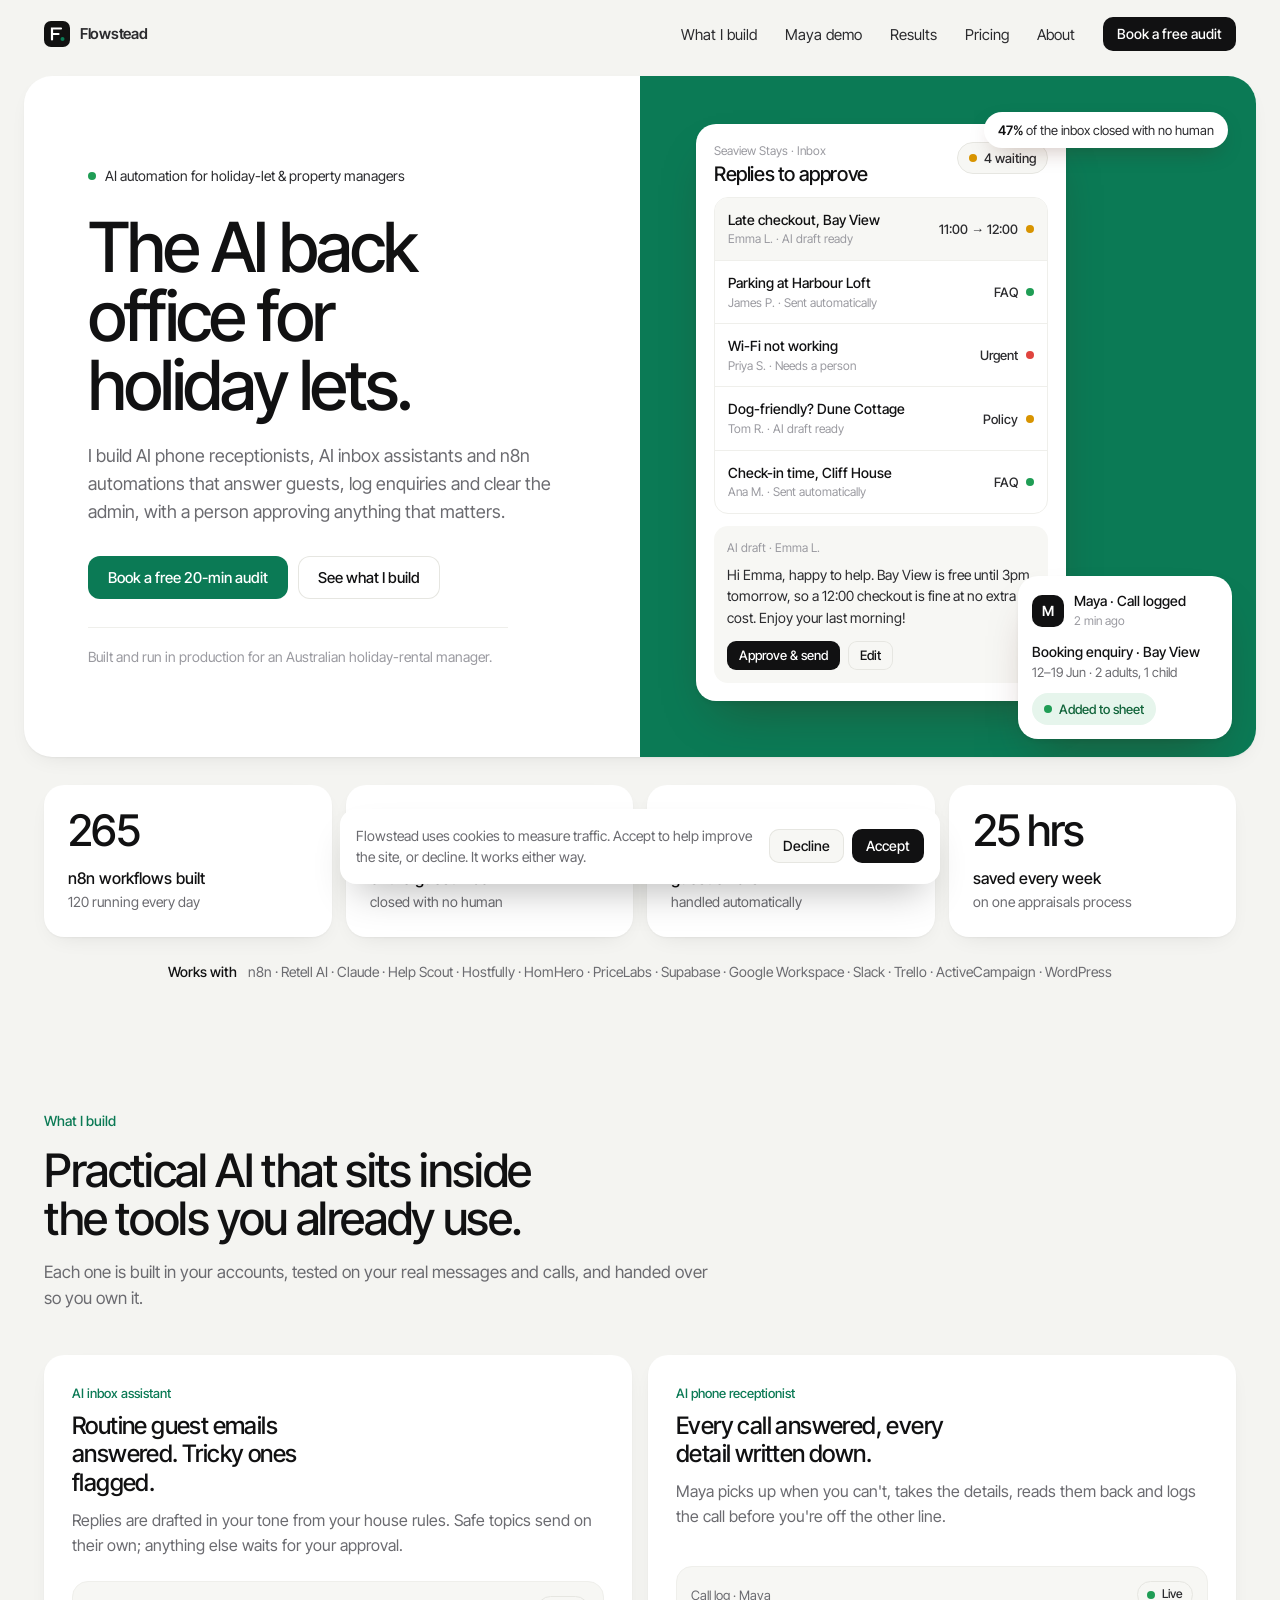
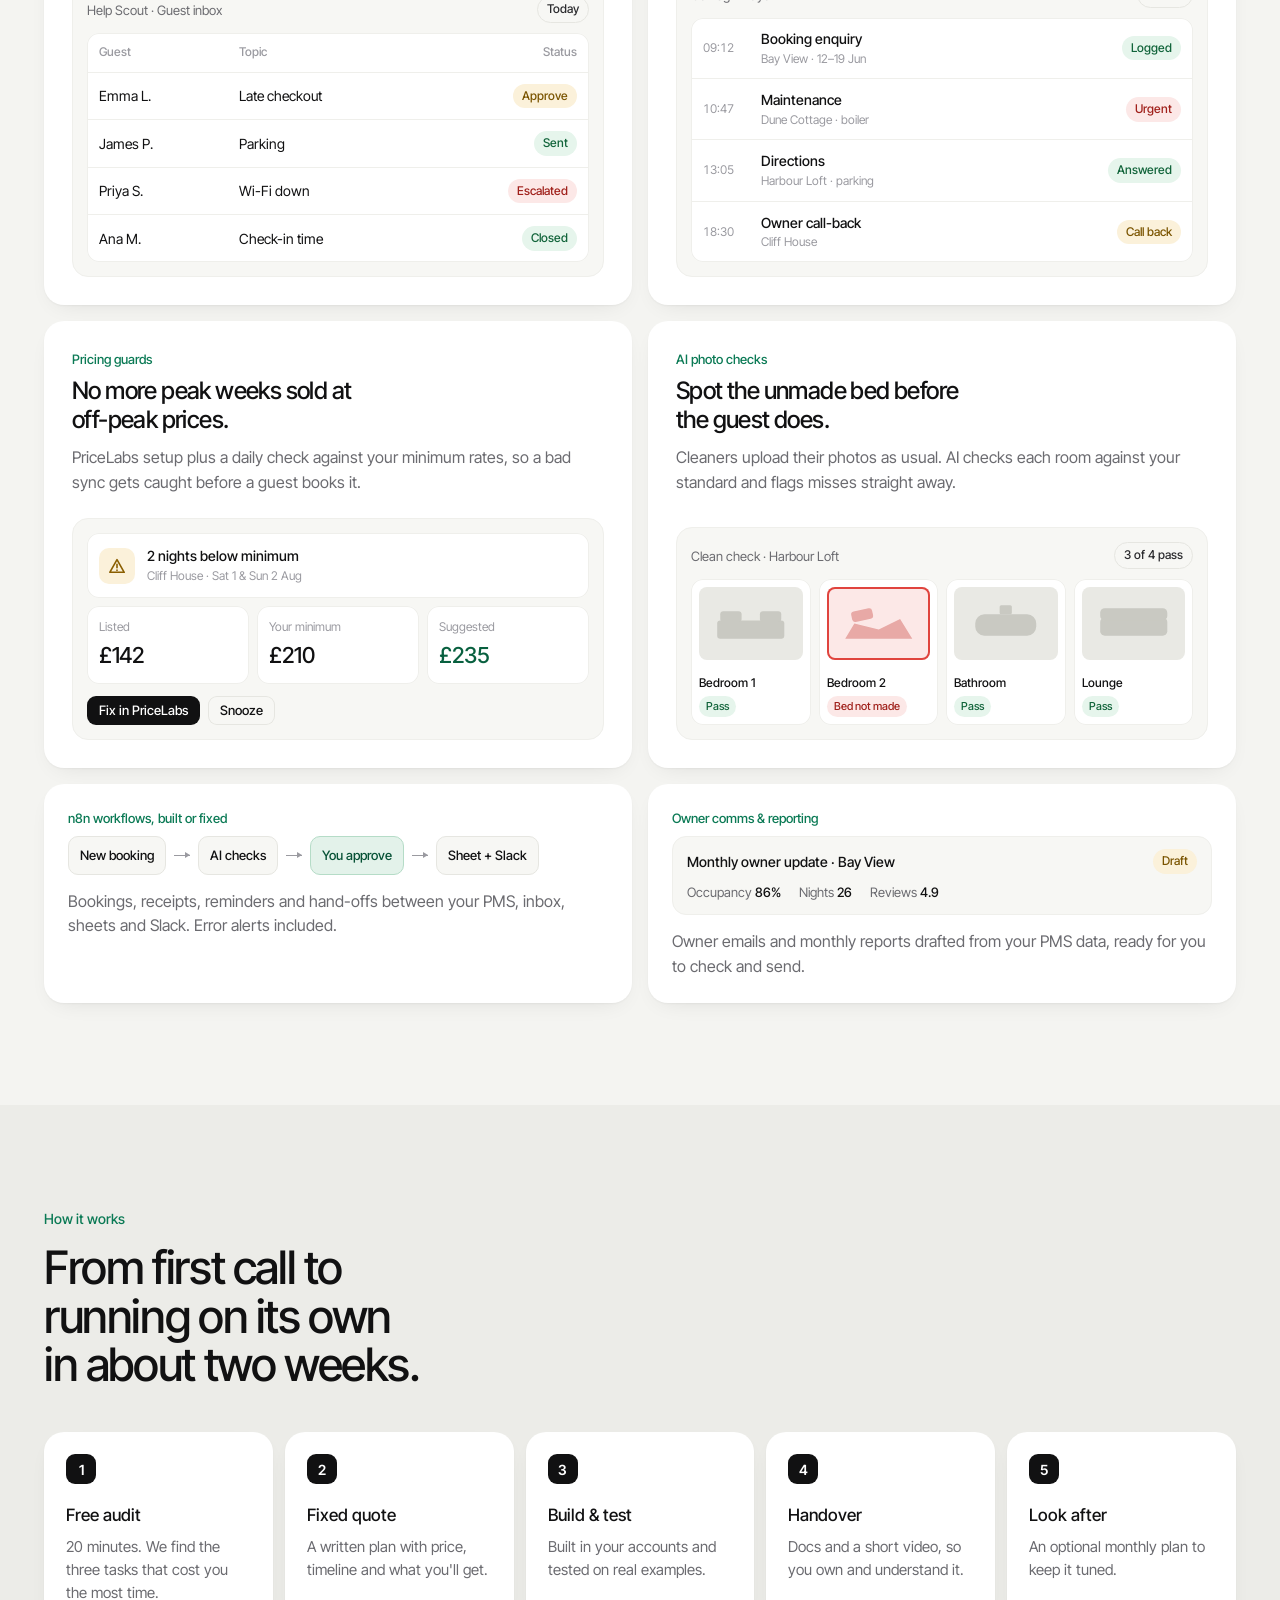
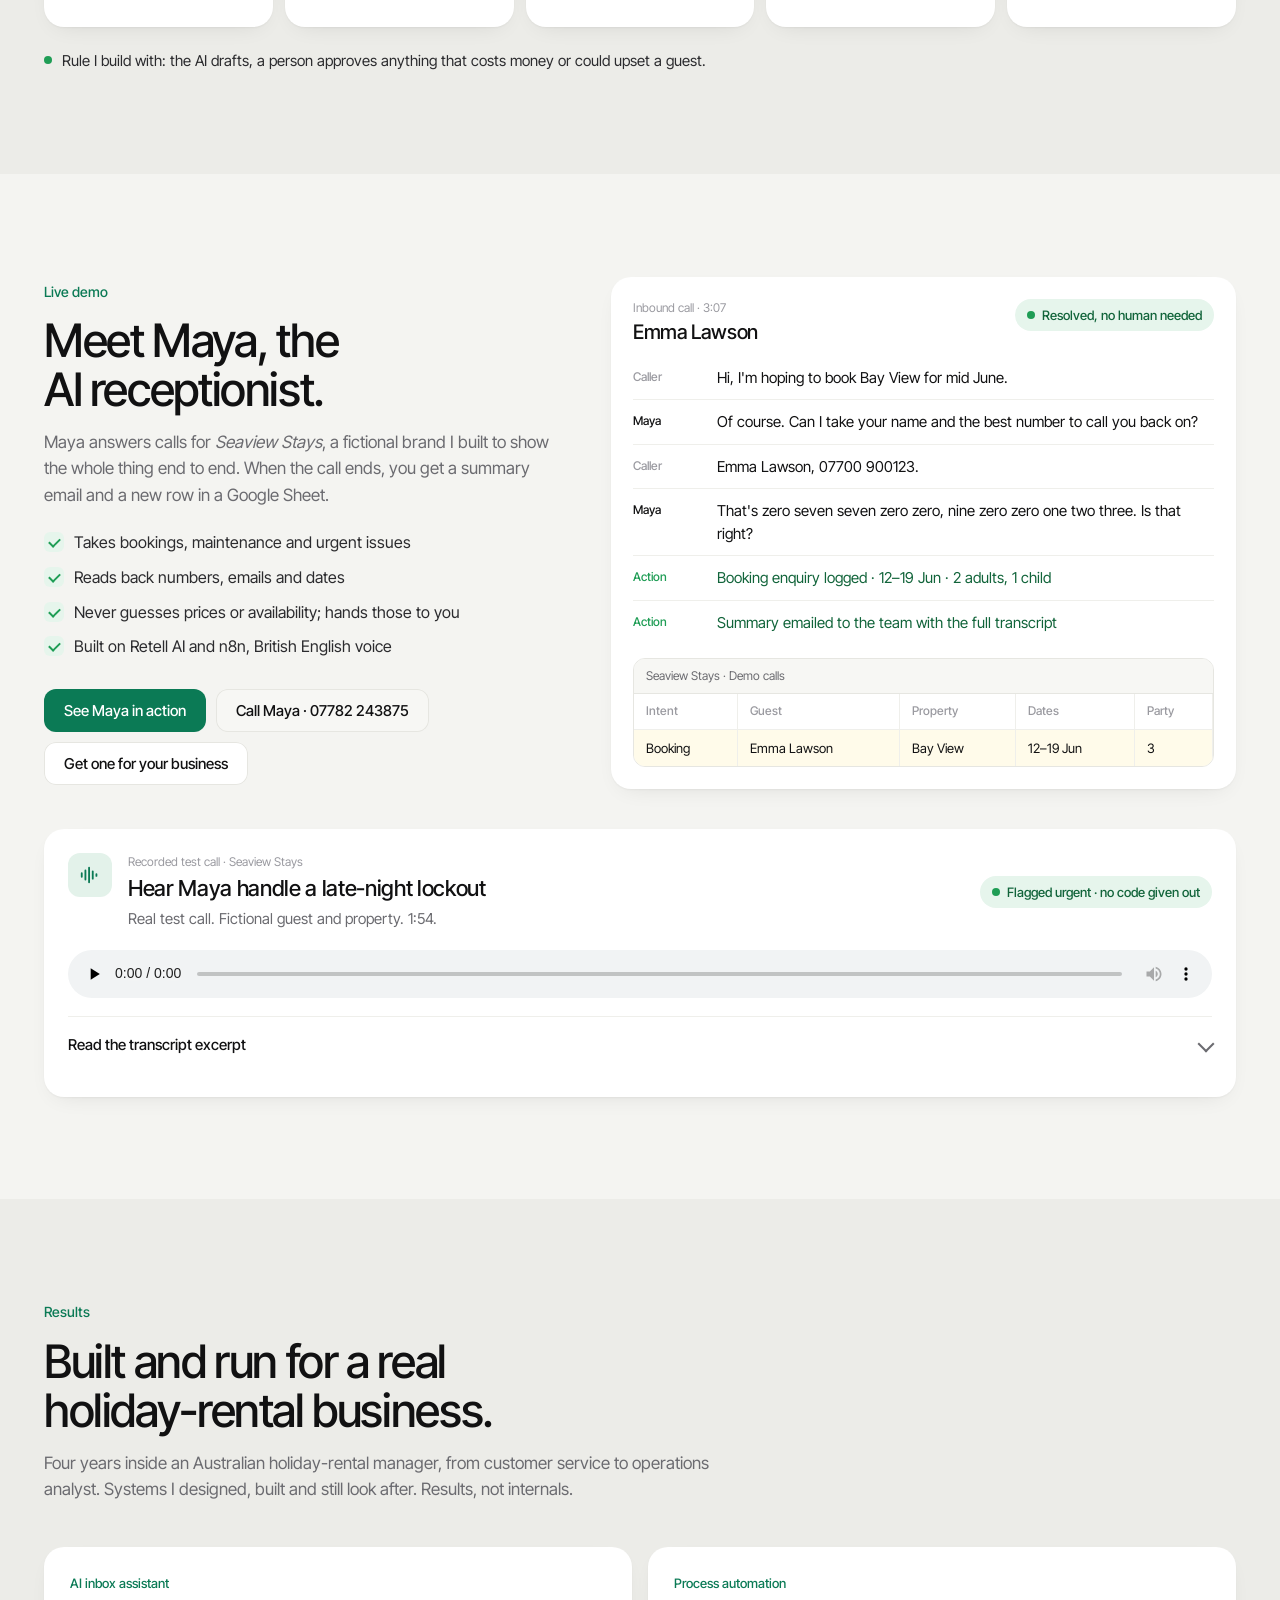
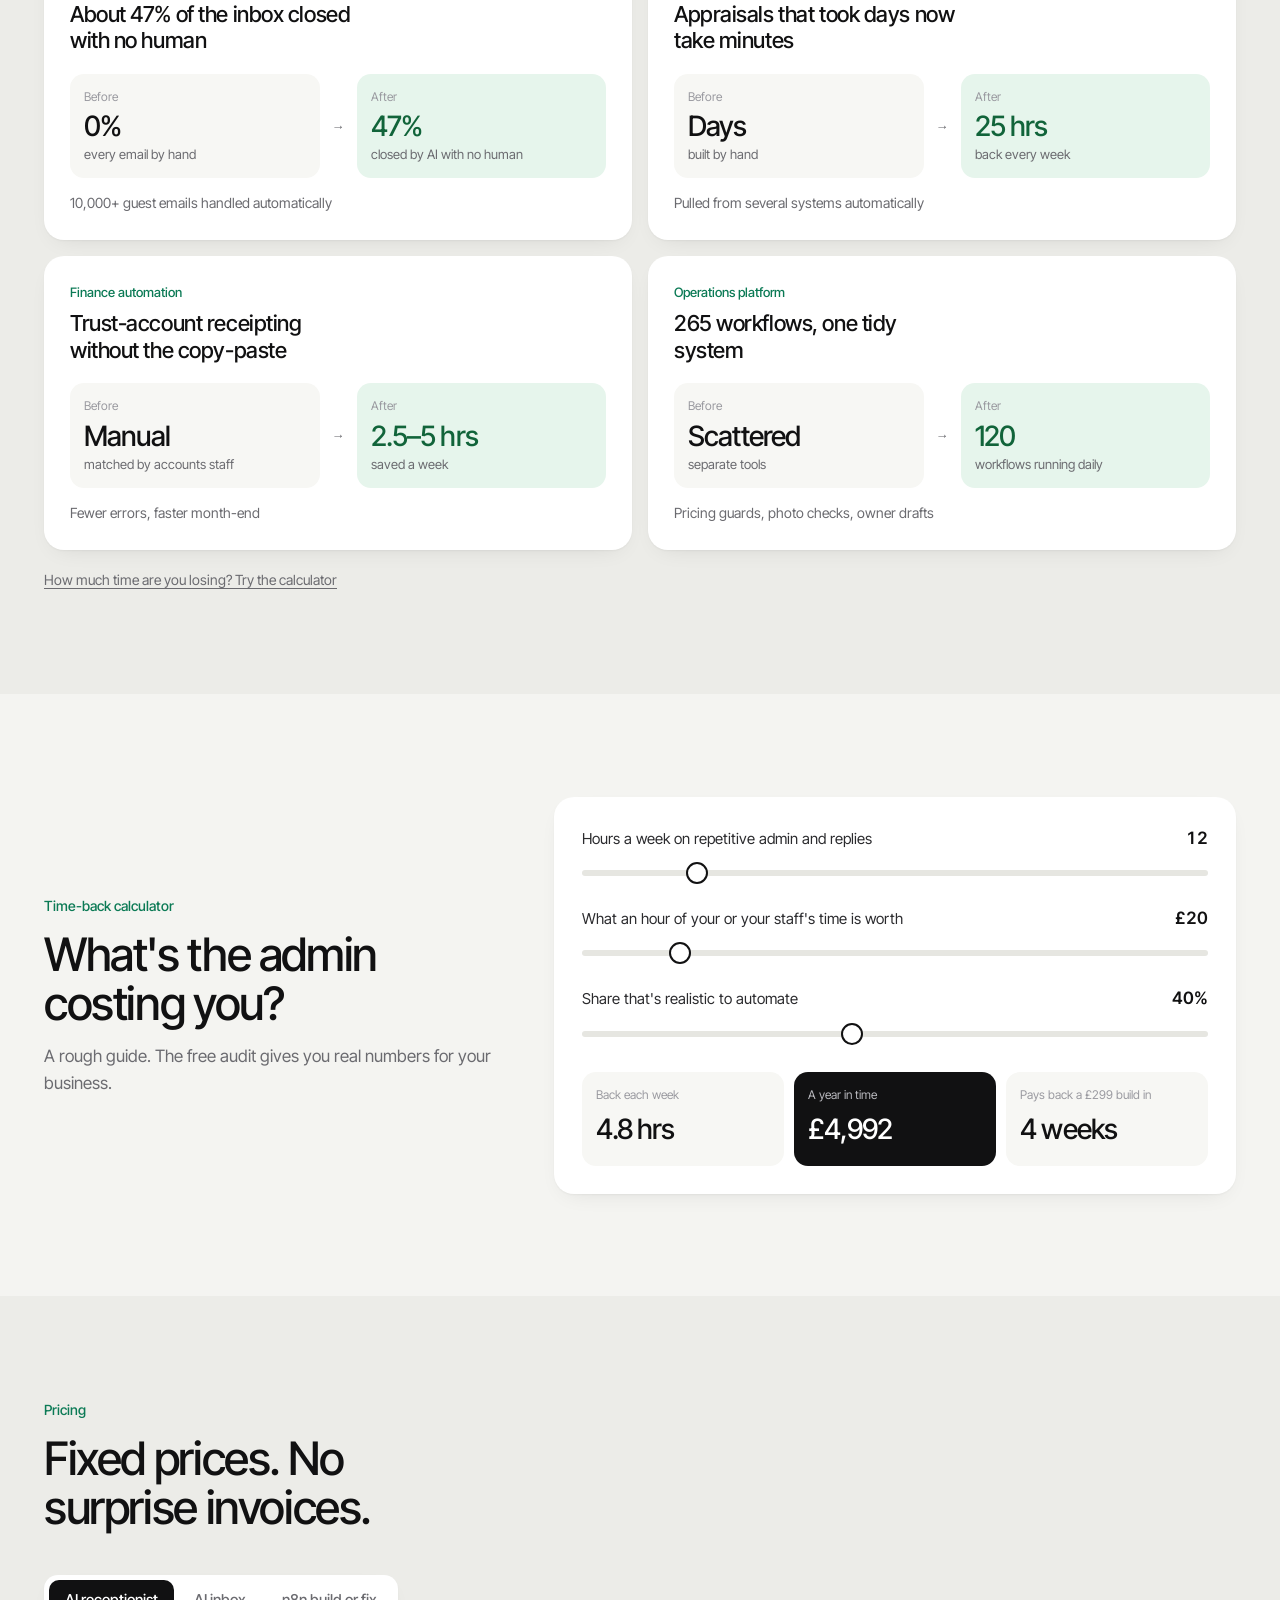
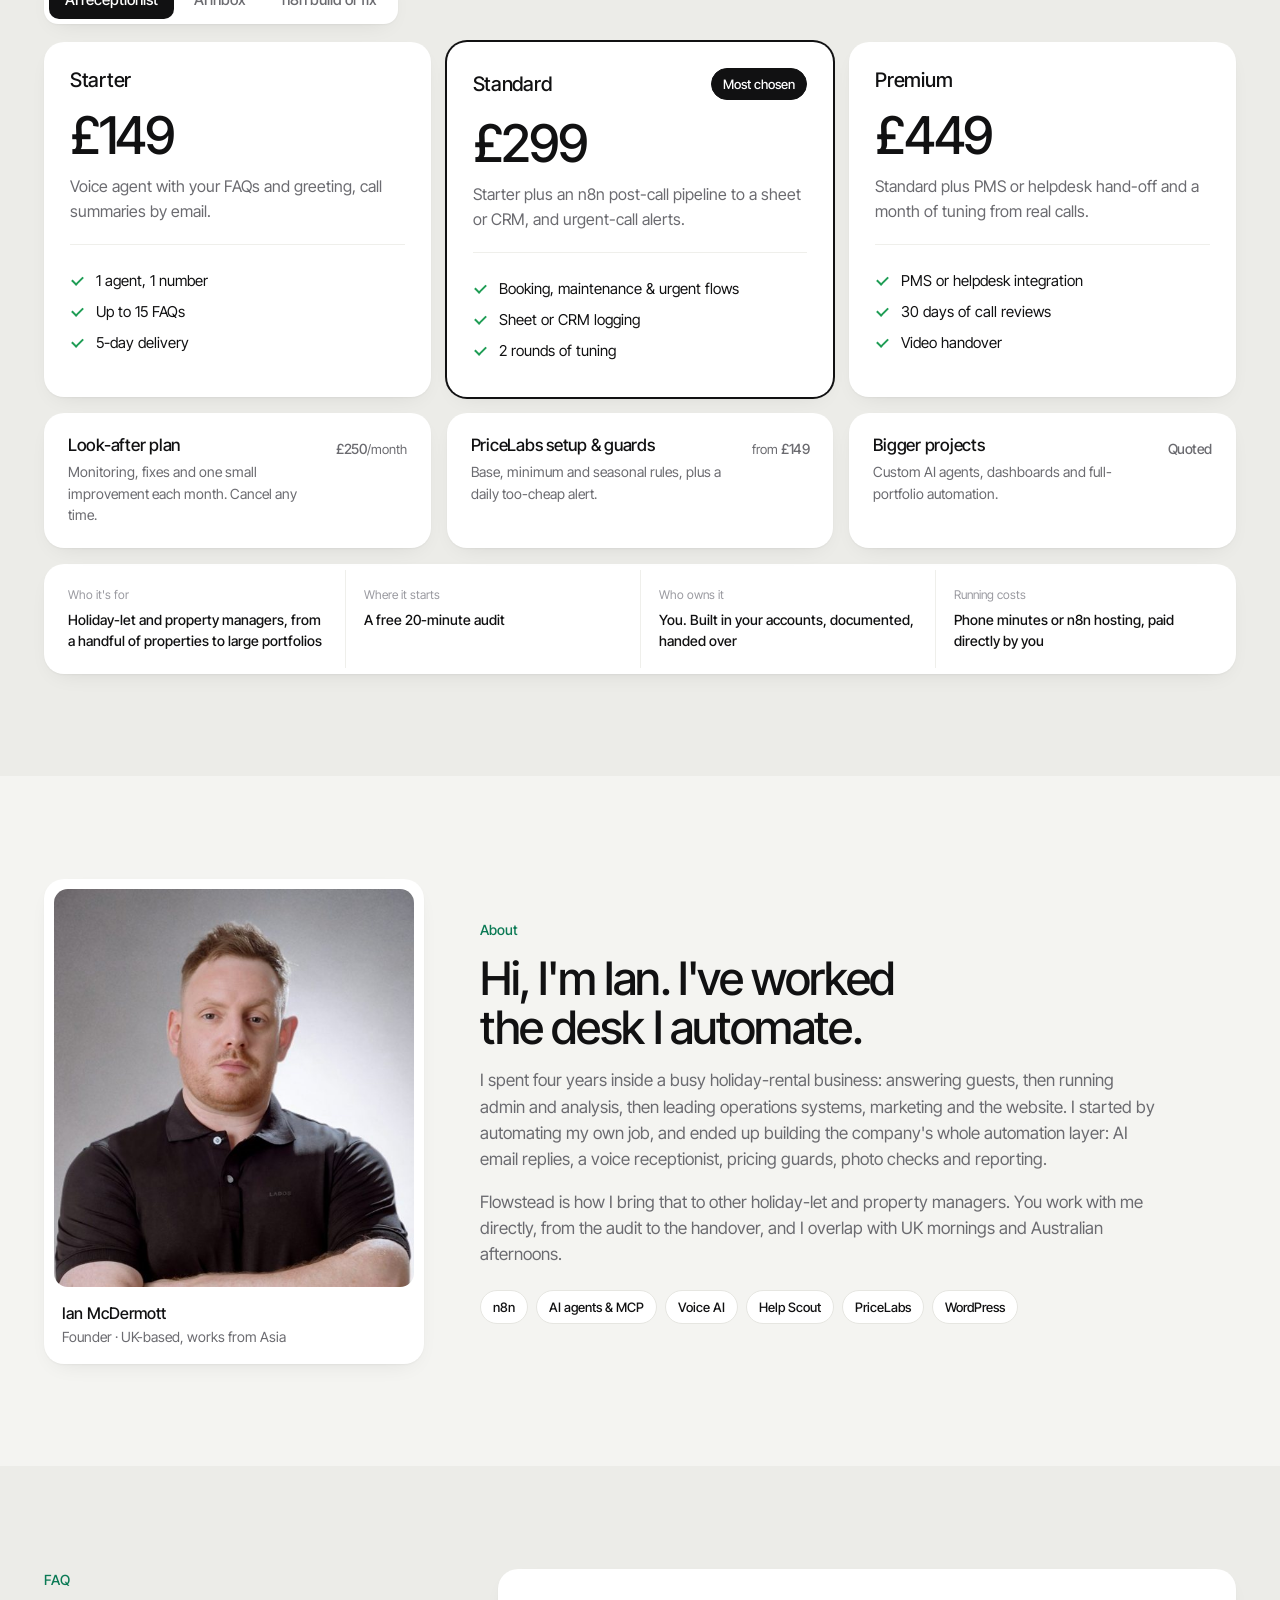
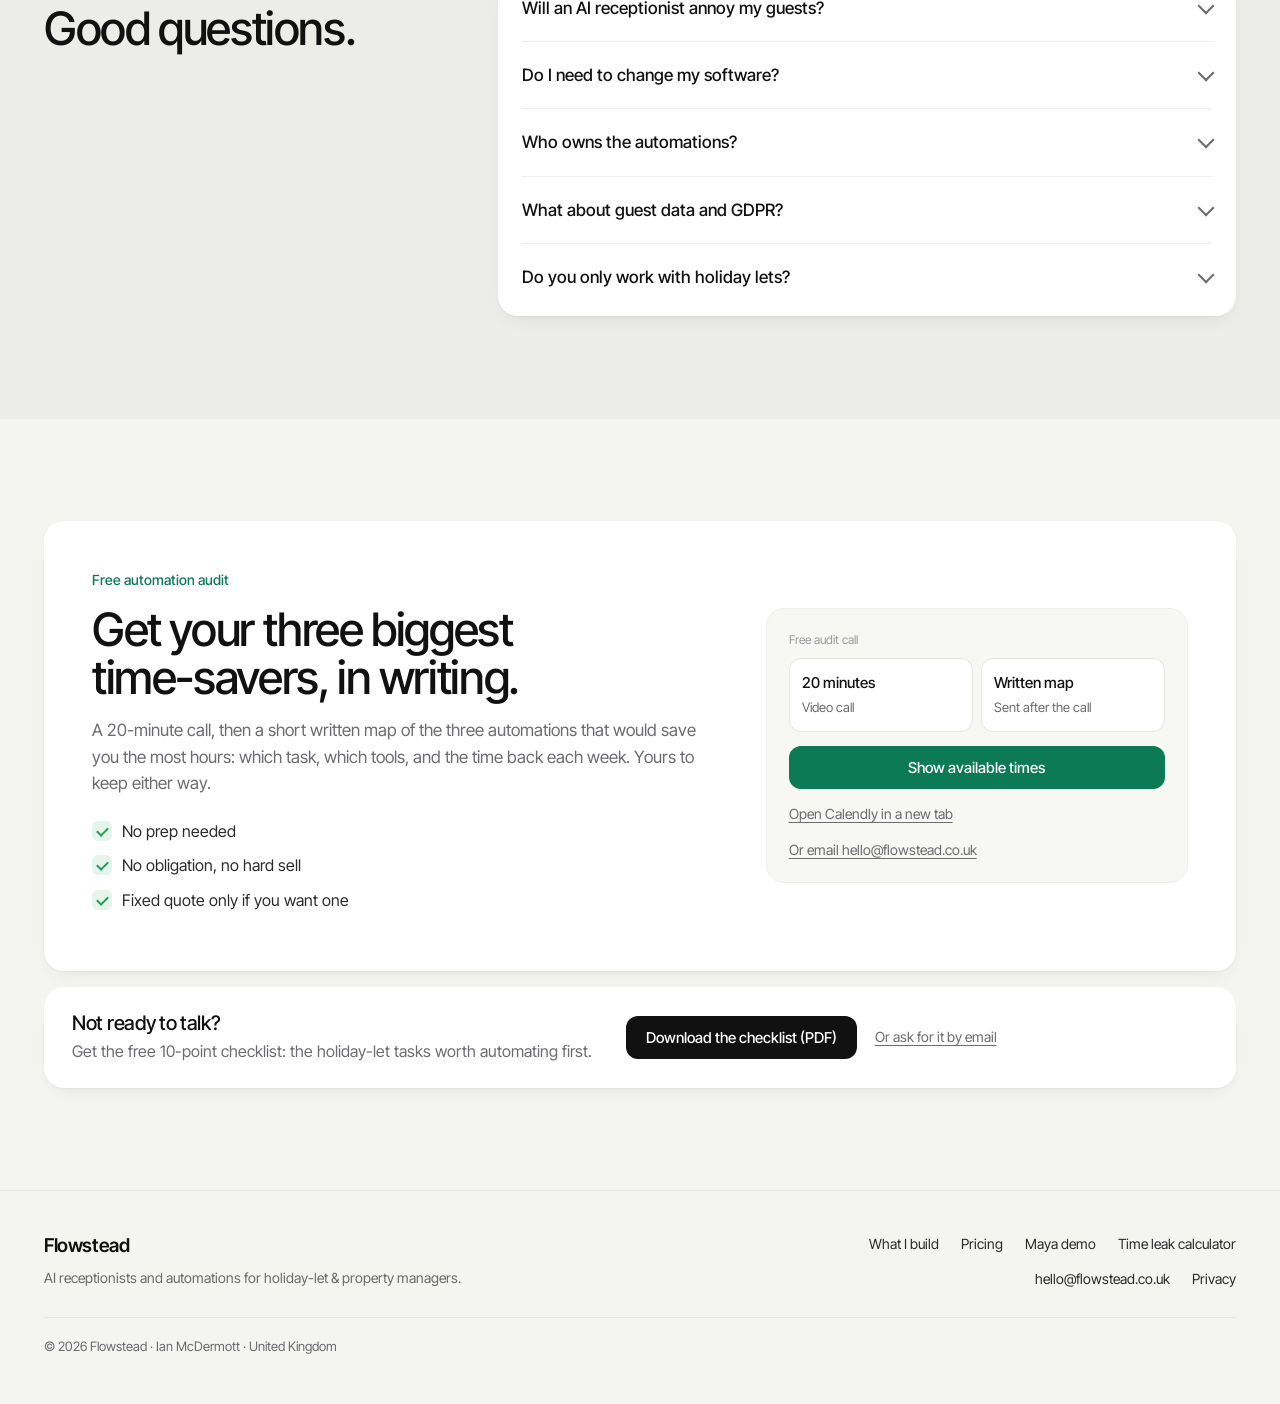
<file: index.html>
<!DOCTYPE html>
<html lang="en-GB">
<head>
<meta charset="utf-8">
<meta name="viewport" content="width=device-width, initial-scale=1">
<title>Flowstead · The AI back office for holiday lets</title>
<meta name="description" content="Flowstead builds AI phone receptionists, AI inbox assistants and n8n automations for holiday-let and property managers. Built by an operator who has run them in production. Free 20-minute automation audit.">
<link rel="canonical" href="https://flowstead.co.uk/">
<link rel="icon" type="image/svg+xml" href="favicon.svg">
<link rel="icon" type="image/png" sizes="32x32" href="favicon-32x32.png">
<link rel="icon" href="favicon.ico" sizes="48x48">
<link rel="apple-touch-icon" href="favicon-180x180.png">
<meta name="theme-color" content="#F4F4F1">
<meta property="og:type" content="website">
<meta property="og:url" content="https://flowstead.co.uk/">
<meta property="og:title" content="Flowstead · The AI back office for holiday lets">
<meta property="og:description" content="AI phone receptionists, inbox assistants and n8n automations for holiday-let and property managers. Book a free automation audit.">
<meta property="og:image" content="https://flowstead.co.uk/og-image.png">
<meta property="og:image:width" content="1200">
<meta property="og:image:height" content="630">
<meta property="og:image:alt" content="Flowstead: the AI back office for holiday lets">
<meta property="og:site_name" content="Flowstead">
<meta property="og:locale" content="en_GB">
<meta name="twitter:card" content="summary_large_image">
<meta name="twitter:title" content="Flowstead · The AI back office for holiday lets">
<meta name="twitter:description" content="AI phone receptionists, inbox assistants and n8n automations for holiday-let and property managers. Book a free automation audit.">
<meta name="twitter:image" content="https://flowstead.co.uk/og-image.png">
<meta name="theme-color" content="#F4F4F1">
<link rel="preload" href="fonts/InterTight.woff2" as="font" type="font/woff2" crossorigin>
<script type="application/ld+json">
{"@context":"https://schema.org","@type":"ProfessionalService","name":"Flowstead","url":"https://flowstead.co.uk/","email":"hello@flowstead.co.uk","areaServed":["GB","AU","US","EU"],"founder":{"@type":"Person","name":"Ian McDermott"},"description":"AI receptionists, AI email assistants and n8n automations for holiday-let and property managers.","sameAs":["https://www.upwork.com/freelancers/~01cb15502ef4d3cd4f"],"hasOfferCatalog":{"@type":"OfferCatalog","name":"Flowstead fixed-price services","itemListElement":[{"@type":"Offer","name":"AI phone receptionist: Starter","price":"149","priceCurrency":"GBP","description":"Voice agent with your FAQs and greeting, call summaries by email."},{"@type":"Offer","name":"AI phone receptionist: Standard","price":"299","priceCurrency":"GBP","description":"Starter plus an n8n post-call pipeline to a sheet or CRM, and urgent-call alerts."},{"@type":"Offer","name":"AI phone receptionist: Premium","price":"449","priceCurrency":"GBP","description":"Standard plus PMS or helpdesk hand-off and a month of tuning from real calls."},{"@type":"Offer","name":"AI inbox assistant: Starter","price":"149","priceCurrency":"GBP","description":"AI drafts replies to your top 10 guest questions for you to approve."},{"@type":"Offer","name":"AI inbox assistant: Standard","price":"299","priceCurrency":"GBP","description":"Auto-send for safe topics, auto-close, and hand-off to a person with context."},{"@type":"Offer","name":"AI inbox assistant: Premium","price":"449","priceCurrency":"GBP","description":"Standard plus booking data from your PMS, so replies know the stay."},{"@type":"Offer","name":"n8n workflow: Fix","price":"99","priceCurrency":"GBP","description":"Diagnose and fix one broken n8n workflow, with notes on what went wrong."},{"@type":"Offer","name":"n8n workflow: Build","price":"199","priceCurrency":"GBP","description":"One new workflow, up to 3 apps, tested and documented."},{"@type":"Offer","name":"n8n workflow: System","price":"349","priceCurrency":"GBP","description":"A small connected system of up to 3 workflows, with monitoring."},{"@type":"Offer","name":"Look-after plan","price":"250","priceCurrency":"GBP","description":"Monitoring, fixes and one small improvement each month. Cancel any time.","priceSpecification":{"@type":"UnitPriceSpecification","price":"250","priceCurrency":"GBP","unitText":"MONTH"}},{"@type":"Offer","name":"Free automation audit","price":"0","priceCurrency":"GBP","description":"A 20-minute call, then a short written map of the three automations that would save you the most hours."}]}}
</script>
<!-- Google Consent Mode v2: denied until the visitor accepts (kept from the current site) -->
<script>
  window.dataLayer = window.dataLayer || [];
  function gtag(){dataLayer.push(arguments);}
  gtag('consent','default',{ad_storage:'denied',analytics_storage:'denied',ad_user_data:'denied',ad_personalization:'denied',functionality_storage:'granted',security_storage:'granted',wait_for_update:500});
  try{if(localStorage.getItem('fs_consent')==='granted'){gtag('consent','update',{ad_storage:'granted',analytics_storage:'granted',ad_user_data:'granted',ad_personalization:'granted'});}}catch(e){}
</script>
<script async src="https://www.googletagmanager.com/gtag/js?id=G-0T3JKN5LSL"></script>
<script>gtag('js',new Date());gtag('config','G-0T3JKN5LSL');</script>
<link rel="stylesheet" href="fonts/fonts.css">
<link rel="stylesheet" href="styles.css">
</head>
<body>
<a class="skip" href="#main">Skip to content</a>

<header class="nav" id="top">
  <div class="wrap nav-row">
    <a class="logo" href="#top" aria-label="Flowstead home">
      <svg width="26" height="26" viewBox="0 0 26 26" aria-hidden="true"><rect width="26" height="26" rx="7" fill="#111"/><path d="M8 18.5V7.5h9M8 13h6.5" stroke="#fff" stroke-width="2.2" fill="none" stroke-linecap="round"/><circle cx="18.5" cy="18" r="2" fill="#0B7A55"/></svg>
      Flowstead
    </a>
    <nav aria-label="Main">
      <button class="nav-toggle" aria-expanded="false" aria-controls="nav-links">Menu</button>
      <ul id="nav-links">
        <li><a href="#build">What I build</a></li>
        <li><a href="#maya">Maya demo</a></li>
        <li><a href="#results">Results</a></li>
        <li><a href="#pricing">Pricing</a></li>
        <li><a href="#about">About</a></li>
        <li class="nav-cta-li"><a class="btn btn-dark btn-sm" href="#audit">Book a free audit</a></li>
      </ul>
    </nav>
  </div>
</header>

<main id="main">

<!-- HERO -->
<section class="hero">
  <div class="wrap hero-shell">
    <div class="hero-copy">
      <p class="eyebrow"><span class="dot dot-green"></span>AI automation for holiday-let &amp; property managers</p>
      <h1>The AI back office for holiday lets.</h1>
      <p class="lede">I build AI phone receptionists, AI inbox assistants and n8n automations that answer guests, log enquiries and clear the admin, with a person approving anything that matters.</p>
      <div class="cta-row">
        <a class="btn btn-accent" href="#audit">Book a free 20-min audit</a>
        <a class="btn btn-light" href="#build">See what I build</a>
      </div>
      <p class="proof-line">Built and run in production for an Australian holiday-rental manager.</p>
    </div>

    <div class="hero-stage" aria-label="Example: AI-drafted guest replies waiting for approval">
      <div class="panel approvals">
        <div class="panel-head">
          <div><p class="panel-kicker">Seaview Stays · Inbox</p><h2 class="panel-title">Replies to approve</h2></div>
          <span class="chip"><span class="dot dot-amber"></span>4 waiting</span>
        </div>
        <ul class="queue">
          <li><div><b>Late checkout, Bay View</b><small>Emma L. · AI draft ready</small></div><span class="row-r">11:00 → 12:00<span class="dot dot-amber"></span></span></li>
          <li><div><b>Parking at Harbour Loft</b><small>James P. · Sent automatically</small></div><span class="row-r">FAQ<span class="dot dot-green"></span></span></li>
          <li><div><b>Wi-Fi not working</b><small>Priya S. · Needs a person</small></div><span class="row-r">Urgent<span class="dot dot-red"></span></span></li>
          <li><div><b>Dog-friendly? Dune Cottage</b><small>Tom R. · AI draft ready</small></div><span class="row-r">Policy<span class="dot dot-amber"></span></span></li>
          <li><div><b>Check-in time, Cliff House</b><small>Ana M. · Sent automatically</small></div><span class="row-r">FAQ<span class="dot dot-green"></span></span></li>
        </ul>
        <div class="draft">
          <p class="draft-label">AI draft · Emma L.</p>
          <p>Hi Emma, happy to help. Bay View is free until 3pm tomorrow, so a 12:00 checkout is fine at no extra cost. Enjoy your last morning!</p>
          <div class="draft-actions"><span class="btn btn-dark btn-xs">Approve &amp; send</span><span class="btn btn-ghost btn-xs">Edit</span></div>
        </div>
      </div>
      <div class="panel float-call">
        <div class="mini-head"><span class="avatar-m">M</span><div><b>Maya · Call logged</b><small>2 min ago</small></div></div>
        <p class="mini-line">Booking enquiry · Bay View</p>
        <p class="mini-sub">12–19 Jun · 2 adults, 1 child</p>
        <span class="chip chip-green"><span class="dot dot-green"></span>Added to sheet</span>
      </div>
      <div class="pill-stat"><b>47%</b> of the inbox closed with no human</div>
    </div>
  </div>
</section>

<!-- STATS -->
<section class="stats" aria-label="Track record">
  <div class="wrap">
    <ul class="stat-grid">
      <li class="card"><b>265</b><span>n8n workflows built</span><small>120 running every day</small></li>
      <li class="card"><b>47%</b><span>of the guest inbox</span><small>closed with no human</small></li>
      <li class="card"><b>10,000+</b><span>guest emails</span><small>handled automatically</small></li>
      <li class="card"><b>25 hrs</b><span>saved every week</span><small>on one appraisals process</small></li>
    </ul>
    <p class="tools"><span>Works with</span> n8n · Retell AI · Claude · Help Scout · Hostfully · HomHero · PriceLabs · Supabase · Google Workspace · Slack · Trello · ActiveCampaign · WordPress</p>
  </div>
</section>

<!-- WHAT I BUILD -->
<section class="section" id="build">
  <div class="wrap">
    <div class="head">
      <p class="kicker">What I build</p>
      <h2>Practical AI that sits inside the tools you already use.</h2>
      <p class="sub">Each one is built in your accounts, tested on your real messages and calls, and handed over so you own it.</p>
    </div>

    <div class="show-grid">
      <!-- 1 Inbox -->
      <article class="card show">
        <div class="show-copy"><p class="tag-line">AI inbox assistant</p><h3>Routine guest emails answered. Tricky ones flagged.</h3><p>Replies are drafted in your tone from your house rules. Safe topics send on their own; anything else waits for your approval.</p></div>
        <div class="ui">
          <div class="ui-bar"><span>Help Scout · Guest inbox</span><span class="chip chip-sm">Today</span></div>
          <table class="ui-table">
            <thead><tr><th>Guest</th><th>Topic</th><th>Status</th></tr></thead>
            <tbody>
              <tr><td>Emma L.</td><td>Late checkout</td><td><span class="st st-amber">Approve</span></td></tr>
              <tr><td>James P.</td><td>Parking</td><td><span class="st st-green">Sent</span></td></tr>
              <tr><td>Priya S.</td><td>Wi-Fi down</td><td><span class="st st-red">Escalated</span></td></tr>
              <tr><td>Ana M.</td><td>Check-in time</td><td><span class="st st-green">Closed</span></td></tr>
            </tbody>
          </table>
        </div>
      </article>
      <!-- 2 Voice -->
      <article class="card show">
        <div class="show-copy"><p class="tag-line">AI phone receptionist</p><h3>Every call answered, every detail written down.</h3><p>Maya picks up when you can't, takes the details, reads them back and logs the call before you're off the other line.</p></div>
        <div class="ui">
          <div class="ui-bar"><span>Call log · Maya</span><span class="chip chip-sm"><span class="dot dot-green"></span>Live</span></div>
          <ul class="calls">
            <li><span class="ci">09:12</span><div><b>Booking enquiry</b><small>Bay View · 12–19 Jun</small></div><span class="st st-green">Logged</span></li>
            <li><span class="ci">10:47</span><div><b>Maintenance</b><small>Dune Cottage · boiler</small></div><span class="st st-red">Urgent</span></li>
            <li><span class="ci">13:05</span><div><b>Directions</b><small>Harbour Loft · parking</small></div><span class="st st-green">Answered</span></li>
            <li><span class="ci">18:30</span><div><b>Owner call-back</b><small>Cliff House</small></div><span class="st st-amber">Call back</span></li>
          </ul>
        </div>
      </article>
      <!-- 3 Pricing -->
      <article class="card show">
        <div class="show-copy"><p class="tag-line">Pricing guards</p><h3>No more peak weeks sold at off-peak prices.</h3><p>PriceLabs setup plus a daily check against your minimum rates, so a bad sync gets caught before a guest books it.</p></div>
        <div class="ui">
          <div class="alert">
            <span class="alert-ic" aria-hidden="true"><svg viewBox="0 0 20 20" width="18" height="18"><path d="M10 3 18 17H2z" fill="none" stroke="currentColor" stroke-width="1.8" stroke-linejoin="round"/><path d="M10 8v4M10 14.5v.5" stroke="currentColor" stroke-width="1.8" stroke-linecap="round"/></svg></span>
            <div><b>2 nights below minimum</b><small>Cliff House · Sat 1 &amp; Sun 2 Aug</small></div>
          </div>
          <div class="kpis">
            <div><small>Listed</small><b>£142</b></div>
            <div><small>Your minimum</small><b>£210</b></div>
            <div><small>Suggested</small><b class="acc">£235</b></div>
          </div>
          <div class="ui-actions"><span class="btn btn-dark btn-xs">Fix in PriceLabs</span><span class="btn btn-ghost btn-xs">Snooze</span></div>
        </div>
      </article>
      <!-- 4 Clean check -->
      <article class="card show">
        <div class="show-copy"><p class="tag-line">AI photo checks</p><h3>Spot the unmade bed before the guest does.</h3><p>Cleaners upload their photos as usual. AI checks each room against your standard and flags misses straight away.</p></div>
        <div class="ui">
          <div class="ui-bar"><span>Clean check · Harbour Loft</span><span class="chip chip-sm">3 of 4 pass</span></div>
          <div class="photos">
            <figure class="ph ok"><svg viewBox="0 0 60 40" aria-hidden="true"><rect x="8" y="18" width="44" height="12" rx="2"/><rect x="10" y="12" width="14" height="7" rx="2"/><rect x="36" y="12" width="14" height="7" rx="2"/></svg><figcaption>Bedroom 1<span class="st st-green">Pass</span></figcaption></figure>
            <figure class="ph bad"><svg viewBox="0 0 60 40" aria-hidden="true"><path d="M8 30 L14 20 L30 24 L44 17 L52 30Z"/><rect x="12" y="11" width="14" height="7" rx="2" transform="rotate(-12 19 14)"/></svg><figcaption>Bedroom 2<span class="st st-red">Bed not made</span></figcaption></figure>
            <figure class="ph ok"><svg viewBox="0 0 60 40" aria-hidden="true"><rect x="10" y="14" width="40" height="14" rx="6"/><rect x="26" y="8" width="8" height="6" rx="1"/></svg><figcaption>Bathroom<span class="st st-green">Pass</span></figcaption></figure>
            <figure class="ph ok"><svg viewBox="0 0 60 40" aria-hidden="true"><rect x="8" y="16" width="44" height="12" rx="3"/><rect x="8" y="10" width="44" height="8" rx="3"/></svg><figcaption>Lounge<span class="st st-green">Pass</span></figcaption></figure>
          </div>
        </div>
      </article>
    </div>

    <div class="mini-grid">
      <article class="card mini">
        <p class="tag-line">n8n workflows, built or fixed</p>
        <div class="flow" aria-label="Example workflow: new booking to sheet and Slack, with an approval step">
          <span class="node">New booking</span><span class="arrow" aria-hidden="true"></span>
          <span class="node">AI checks</span><span class="arrow" aria-hidden="true"></span>
          <span class="node node-acc">You approve</span><span class="arrow" aria-hidden="true"></span>
          <span class="node">Sheet + Slack</span>
        </div>
        <p>Bookings, receipts, reminders and hand-offs between your PMS, inbox, sheets and Slack. Error alerts included.</p>
      </article>
      <article class="card mini">
        <p class="tag-line">Owner comms &amp; reporting</p>
        <div class="owner">
          <div class="owner-row"><b>Monthly owner update · Bay View</b><span class="st st-amber">Draft</span></div>
          <div class="owner-kpis"><span>Occupancy <b>86%</b></span><span>Nights <b>26</b></span><span>Reviews <b>4.9</b></span></div>
        </div>
        <p>Owner emails and monthly reports drafted from your PMS data, ready for you to check and send.</p>
      </article>
    </div>
  </div>
</section>

<!-- HOW -->
<section class="section tint" id="how">
  <div class="wrap">
    <div class="head">
      <p class="kicker">How it works</p>
      <h2>From first call to running on its own in about two weeks.</h2>
    </div>
    <ol class="steps">
      <li class="card"><span class="num">1</span><b>Free audit</b><p>20 minutes. We find the three tasks that cost you the most time.</p></li>
      <li class="card"><span class="num">2</span><b>Fixed quote</b><p>A written plan with price, timeline and what you'll get.</p></li>
      <li class="card"><span class="num">3</span><b>Build &amp; test</b><p>Built in your accounts and tested on real examples.</p></li>
      <li class="card"><span class="num">4</span><b>Handover</b><p>Docs and a short video, so you own and understand it.</p></li>
      <li class="card"><span class="num">5</span><b>Look after</b><p>An optional monthly plan to keep it tuned.</p></li>
    </ol>
    <p class="note-line"><span class="dot dot-green"></span>Rule I build with: the AI drafts, a person approves anything that costs money or could upset a guest.</p>
  </div>
</section>

<!-- MAYA -->
<section class="section" id="maya">
  <div class="wrap maya-grid">
    <div class="maya-copy">
      <p class="kicker">Live demo</p>
      <h2>Meet Maya, the AI receptionist.</h2>
      <p class="sub">Maya answers calls for <i>Seaview Stays</i>, a fictional brand I built to show the whole thing end to end. When the call ends, you get a summary email and a new row in a Google Sheet.</p>
      <ul class="checks">
        <li>Takes bookings, maintenance and urgent issues</li>
        <li>Reads back numbers, emails and dates</li>
        <li>Never guesses prices or availability; hands those to you</li>
        <li>Built on Retell AI and n8n, British English voice</li>
      </ul>
      <div class="cta-row">
        <a class="btn btn-accent" href="#maya-demo">See Maya in action</a>
        <a class="btn btn-ghost" href="tel:+447782243875" aria-label="Call Maya, the live demo line, on 07782 243875">Call Maya · 07782 243875</a>
        <a class="btn btn-light" href="#audit">Get one for your business</a>
      </div>
    </div>
    <div class="panel call-panel" aria-label="Sample call, step by step">
      <div class="panel-head">
        <div><p class="panel-kicker">Inbound call · 3:07</p><h3 class="panel-title">Emma Lawson</h3></div>
        <span class="chip chip-green"><span class="dot dot-green"></span>Resolved, no human needed</span>
      </div>
      <ol class="timeline">
        <li><span class="who">Caller</span><p>Hi, I'm hoping to book Bay View for mid June.</p></li>
        <li><span class="who who-m">Maya</span><p>Of course. Can I take your name and the best number to call you back on?</p></li>
        <li><span class="who">Caller</span><p>Emma Lawson, 07700 900123.</p></li>
        <li><span class="who who-m">Maya</span><p>That's zero seven seven zero zero, nine zero zero one two three. Is that right?</p></li>
        <li class="act"><span class="who who-a">Action</span><p>Booking enquiry logged · 12–19 Jun · 2 adults, 1 child</p></li>
        <li class="act"><span class="who who-a">Action</span><p>Summary emailed to the team with the full transcript</p></li>
      </ol>
      <div class="sheet" aria-label="Google Sheet row created by the call">
        <div class="sheet-bar">Seaview Stays · Demo calls</div>
        <table>
          <thead><tr><th>Intent</th><th>Guest</th><th>Property</th><th>Dates</th><th>Party</th></tr></thead>
          <tbody><tr><td>Booking</td><td>Emma Lawson</td><td>Bay View</td><td>12–19 Jun</td><td>3</td></tr></tbody>
        </table>
      </div>
    </div>
  </div>
  <div class="wrap">
    <article class="card audio-card" id="maya-demo" aria-labelledby="maya-demo-title">
      <div class="audio-head">
        <span class="audio-icon" aria-hidden="true"><svg viewBox="0 0 24 24" width="22" height="22" fill="none" stroke="currentColor" stroke-width="2" stroke-linecap="round" stroke-linejoin="round"><path d="M3 10v4M7 7v10M11 4v16M15 8v8M19 11v2"/></svg></span>
        <div class="audio-copy">
          <p class="panel-kicker">Recorded test call · Seaview Stays</p>
          <h3 id="maya-demo-title">Hear Maya handle a late-night lockout</h3>
          <p class="audio-caption" id="maya-demo-caption">Real test call. Fictional guest and property. 1:54.</p>
        </div>
        <span class="chip chip-green audio-chip"><span class="dot dot-green"></span>Flagged urgent · no code given out</span>
      </div>
      <audio class="audio-player" controls preload="none" aria-labelledby="maya-demo-title" aria-describedby="maya-demo-caption">
        <source src="audio/maya-demo-lockout.mp3" type="audio/mpeg">
        Your browser can't play this audio. <a href="audio/maya-demo-lockout.mp3">Download the Maya demo call (MP3, 1:54)</a>.
      </audio>
      <details class="audio-transcript">
        <summary>Read the transcript excerpt</summary>
        <ol class="timeline" aria-label="Transcript excerpt of the Maya demo call">
          <li><span class="who who-m">Maya</span><p>Hi, thanks for calling Seaview Stays. You're on a recorded line. I'm Maya, an AI assistant. The team can't take your call right now, but I'll take your details and pass them straight on so someone can call you back. How can I help?</p></li>
          <li><span class="who">Caller</span><p>I'm really sorry, but I've locked [out] and the key safe code isn't working, and it's starting to get a little bit late.</p></li>
          <li><span class="who who-m">Maya</span><p>I'm sorry you're having trouble with the key safe. Are you safe at the moment?</p></li>
          <li><span class="who">Caller</span><p>Yeah. Perfectly safe.</p></li>
          <li><span class="who who-m">Maya</span><p>Thanks for letting me know. For security, I can't share codes over the phone, but the host will sort it out with you when they call. Could I take your full name, the property you're at, and the best number to call you back?</p></li>
          <li><span class="who">Caller</span><p>My name is [Name]. I'm staying at [Property]. My number is [callback number].</p></li>
          <li><span class="who who-m">Maya</span><p>Thanks, [Name]. I've flagged this as urgent. The on-call host aims to call you back within 15 minutes, so please keep your phone free. Anything else I can help with?</p></li>
          <li><span class="who">Caller</span><p>I've got my two kids in the car. I just wanna get inside. Can you not just [give me the code] this one time?</p></li>
          <li><span class="who who-m">Maya</span><p>Sorry, I really can't share codes over the phone. The host will call you back very soon and help you get inside. Is there anything else I can do for you?</p></li>
          <li><span class="who">Caller</span><p>Nope. Just hope she calls back soon. Thanks, Maya.</p></li>
          <li><span class="who who-m">Maya</span><p>Thanks for calling Seaview Stays. Have a great day!</p></li>
          <li class="act"><span class="who who-a">Action</span><p>Maya ends the call · urgent summary sent to the host</p></li>
        </ol>
        <p class="audio-note">Excerpt, lightly trimmed. Names and numbers are test data, not a real guest.</p>
      </details>
    </article>
  </div>
</section>

<!-- RESULTS -->
<section class="section tint" id="results">
  <div class="wrap">
    <div class="head">
      <p class="kicker">Results</p>
      <h2>Built and run for a real holiday-rental business.</h2>
      <p class="sub">Four years inside an Australian holiday-rental manager, from customer service to operations analyst. Systems I designed, built and still look after. Results, not internals.</p>
    </div>
    <div class="case-grid">
      <article class="card case">
        <p class="tag-line">AI inbox assistant</p>
        <h3>About 47% of the inbox closed with no human</h3>
        <div class="ba"><div><small>Before</small><b>0%</b><span>every email by hand</span></div><span class="ba-arrow" aria-hidden="true">→</span><div><small>After</small><b>47%</b><span>closed by AI with no human</span></div></div>
        <p class="case-foot">10,000+ guest emails handled automatically</p>
      </article>
      <article class="card case">
        <p class="tag-line">Process automation</p>
        <h3>Appraisals that took days now take minutes</h3>
        <div class="ba"><div><small>Before</small><b>Days</b><span>built by hand</span></div><span class="ba-arrow" aria-hidden="true">→</span><div><small>After</small><b>25 hrs</b><span>back every week</span></div></div>
        <p class="case-foot">Pulled from several systems automatically</p>
      </article>
      <article class="card case">
        <p class="tag-line">Finance automation</p>
        <h3>Trust-account receipting without the copy-paste</h3>
        <div class="ba"><div><small>Before</small><b>Manual</b><span>matched by accounts staff</span></div><span class="ba-arrow" aria-hidden="true">→</span><div><small>After</small><b>2.5–5 hrs</b><span>saved a week</span></div></div>
        <p class="case-foot">Fewer errors, faster month-end</p>
      </article>
      <article class="card case">
        <p class="tag-line">Operations platform</p>
        <h3>265 workflows, one tidy system</h3>
        <div class="ba"><div><small>Before</small><b>Scattered</b><span>separate tools</span></div><span class="ba-arrow" aria-hidden="true">→</span><div><small>After</small><b>120</b><span>workflows running daily</span></div></div>
        <p class="case-foot">Pricing guards, photo checks, owner drafts</p>
      </article>
    </div>
    <p class="sub"><a class="link" href="time-leak-calculator.html">How much time are you losing? Try the calculator</a></p>
    <!-- Testimonials slot: add 2–3 quotes here once clients approve them. -->
  </div>
</section>

<!-- CALCULATOR -->
<section class="section" id="calculator">
  <div class="wrap calc-grid">
    <div class="head head-left">
      <p class="kicker">Time-back calculator</p>
      <h2>What's the admin costing you?</h2>
      <p class="sub">A rough guide. The free audit gives you real numbers for your business.</p>
    </div>
    <div class="card calc">
      <label for="c-hours"><span>Hours a week on repetitive admin and replies</span><output id="o-hours">12</output></label>
      <input id="c-hours" type="range" min="2" max="60" value="12">
      <label for="c-rate"><span>What an hour of your or your staff's time is worth</span><output id="o-rate">£20</output></label>
      <input id="c-rate" type="range" min="10" max="80" step="1" value="20">
      <label for="c-share"><span>Share that's realistic to automate</span><output id="o-share">40%</output></label>
      <input id="c-share" type="range" min="10" max="80" step="5" value="40">
      <div class="calc-out" aria-live="polite">
        <div><small>Back each week</small><b id="r-week">4.8 hrs</b></div>
        <div><small>A year in time</small><b id="r-year">£4,992</b></div>
        <div><small>Pays back a £299 build in</small><b id="r-pay">6 weeks</b></div>
      </div>
    </div>
  </div>
</section>

<!-- PRICING -->
<section class="section tint" id="pricing">
  <div class="wrap">
    <div class="head">
      <p class="kicker">Pricing</p>
      <h2>Fixed prices. No surprise invoices.</h2>
    </div>
    <div class="tabs" role="tablist" aria-label="Packages">
      <button role="tab" aria-selected="true" aria-controls="p-voice" id="t-voice">AI receptionist</button>
      <button role="tab" aria-selected="false" aria-controls="p-mail" id="t-mail" tabindex="-1">AI inbox</button>
      <button role="tab" aria-selected="false" aria-controls="p-n8n" id="t-n8n" tabindex="-1">n8n build or fix</button>
    </div>
    <div class="tabpanel" role="tabpanel" id="p-voice" aria-labelledby="t-voice">
      <div class="price-grid">
        <article class="card price"><h3>Starter</h3><p class="amt">£149</p><p class="pd">Voice agent with your FAQs and greeting, call summaries by email.</p><ul><li>1 agent, 1 number</li><li>Up to 15 FAQs</li><li>5-day delivery</li></ul></article>
        <article class="card price pick"><div class="pick-row"><h3>Standard</h3><span class="chip chip-dark">Most chosen</span></div><p class="amt">£299</p><p class="pd">Starter plus an n8n post-call pipeline to a sheet or CRM, and urgent-call alerts.</p><ul><li>Booking, maintenance &amp; urgent flows</li><li>Sheet or CRM logging</li><li>2 rounds of tuning</li></ul></article>
        <article class="card price"><h3>Premium</h3><p class="amt">£449</p><p class="pd">Standard plus PMS or helpdesk hand-off and a month of tuning from real calls.</p><ul><li>PMS or helpdesk integration</li><li>30 days of call reviews</li><li>Video handover</li></ul></article>
      </div>
    </div>
    <div class="tabpanel" role="tabpanel" id="p-mail" aria-labelledby="t-mail" hidden>
      <div class="price-grid">
        <article class="card price"><h3>Starter</h3><p class="amt">£149</p><p class="pd">AI drafts replies to your top 10 guest questions for you to approve.</p><ul><li>Gmail or helpdesk</li><li>Your tone of voice</li><li>5-day delivery</li></ul></article>
        <article class="card price pick"><div class="pick-row"><h3>Standard</h3><span class="chip chip-dark">Most chosen</span></div><p class="amt">£299</p><p class="pd">Auto-send for safe topics, auto-close, and hand-off to a person with context.</p><ul><li>Help Scout, Gmail or similar</li><li>Safety rules &amp; review log</li><li>2 rounds of tuning</li></ul></article>
        <article class="card price"><h3>Premium</h3><p class="amt">£449</p><p class="pd">Standard plus booking data from your PMS, so replies know the stay.</p><ul><li>PMS lookups</li><li>Weekly accuracy report</li><li>30 days of tuning</li></ul></article>
      </div>
    </div>
    <div class="tabpanel" role="tabpanel" id="p-n8n" aria-labelledby="t-n8n" hidden>
      <div class="price-grid">
        <article class="card price"><h3>Fix</h3><p class="amt">£99</p><p class="pd">Diagnose and fix one broken n8n workflow, with notes on what went wrong.</p><ul><li>1 workflow</li><li>48-hour turnaround</li><li>Error alerts added</li></ul></article>
        <article class="card price pick"><div class="pick-row"><h3>Build</h3><span class="chip chip-dark">Most chosen</span></div><p class="amt">£199</p><p class="pd">One new workflow, up to 3 apps, tested and documented.</p><ul><li>Up to 3 integrations</li><li>Error handling</li><li>Handover doc</li></ul></article>
        <article class="card price"><h3>System</h3><p class="amt">£349</p><p class="pd">A small connected system of up to 3 workflows, with monitoring.</p><ul><li>Up to 3 workflows</li><li>Monitoring &amp; alerts</li><li>Video walkthrough</li></ul></article>
      </div>
    </div>
    <div class="extras">
      <article class="card extra"><div><h3>Look-after plan</h3><p>Monitoring, fixes and one small improvement each month. Cancel any time.</p></div><p class="amt-sm">£250<small>/month</small></p></article>
      <article class="card extra"><div><h3>PriceLabs setup &amp; guards</h3><p>Base, minimum and seasonal rules, plus a daily too-cheap alert.</p></div><p class="amt-sm"><small>from </small>£149</p></article>
      <article class="card extra"><div><h3>Bigger projects</h3><p>Custom AI agents, dashboards and full-portfolio automation.</p></div><p class="amt-sm">Quoted</p></article>
    </div>
    <dl class="facts card">
      <div><dt>Who it's for</dt><dd>Holiday-let and property managers, from a handful of properties to large portfolios</dd></div>
      <div><dt>Where it starts</dt><dd>A free 20-minute audit</dd></div>
      <div><dt>Who owns it</dt><dd>You. Built in your accounts, documented, handed over</dd></div>
      <div><dt>Running costs</dt><dd>Phone minutes or n8n hosting, paid directly by you</dd></div>
    </dl>
  </div>
</section>

<!-- ABOUT -->
<section class="section" id="about">
  <div class="wrap about-grid">
    <figure class="about-photo card">
      <img src="img/ian.jpg" width="560" height="620" loading="lazy" alt="Ian McDermott, founder of Flowstead">
      <figcaption><b>Ian McDermott</b><span>Founder · UK-based, works from Asia</span></figcaption>
    </figure>
    <div>
      <p class="kicker">About</p>
      <h2>Hi, I'm Ian. I've worked the desk I automate.</h2>
      <p class="sub">I spent four years inside a busy holiday-rental business: answering guests, then running admin and analysis, then leading operations systems, marketing and the website. I started by automating my own job, and ended up building the company's whole automation layer: AI email replies, a voice receptionist, pricing guards, photo checks and reporting.</p>
      <p class="sub">Flowstead is how I bring that to other holiday-let and property managers. You work with me directly, from the audit to the handover, and I overlap with UK mornings and Australian afternoons.</p>
      <ul class="chips"><li>n8n</li><li>AI agents &amp; MCP</li><li>Voice AI</li><li>Help Scout</li><li>PriceLabs</li><li>WordPress</li></ul>
    </div>
  </div>
</section>

<!-- FAQ -->
<section class="section tint" id="faq">
  <div class="wrap faq-grid">
    <div class="head head-left"><p class="kicker">FAQ</p><h2>Good questions.</h2></div>
    <div class="faq card">
      <details><summary>Will an AI receptionist annoy my guests?</summary><p>It's built to be short and polite, to read details back, and never to guess at prices or availability. Anything it can't handle goes to you with a summary, so the guest doesn't repeat themselves.</p></details>
      <details><summary>Do I need to change my software?</summary><p>Usually not. I build on top of what you already use: your PMS, helpdesk, Gmail, Google Sheets, Slack.</p></details>
      <details><summary>Who owns the automations?</summary><p>You do. Everything is built in your own accounts, documented, and handed over with a walkthrough video.</p></details>
      <details><summary>What about guest data and GDPR?</summary><p>Data stays in your systems. I use the minimum access needed, and nothing is shared between clients.</p></details>
      <details><summary>Do you only work with holiday lets?</summary><p>That's my specialism, but the same systems suit letting agents, property managers, cleaners and other small service businesses.</p></details>
    </div>
  </div>
</section>

<!-- AUDIT -->
<section class="section" id="audit">
  <div class="wrap">
    <div class="book card">
      <div class="book-copy">
        <p class="kicker">Free automation audit</p>
        <h2>Get your three biggest time-savers, in writing.</h2>
        <p class="sub">A 20-minute call, then a short written map of the three automations that would save you the most hours: which task, which tools, and the time back each week. Yours to keep either way.</p>
        <ul class="checks"><li>No prep needed</li><li>No obligation, no hard sell</li><li>Fixed quote only if you want one</li></ul>
      </div>
      <div class="book-box" id="calendly-slot">
        <div class="slot-preview">
          <p class="panel-kicker">Free audit call</p>
          <ul class="slot-facts"><li><b>20 minutes</b><span>Video call</span></li><li><b>Written map</b><span>Sent after the call</span></li></ul>
        </div>
        <button class="btn btn-accent" id="load-cal" type="button">Show available times</button>
        <a class="link" href="https://calendly.com/thegingerbtc/free-audit" target="_blank" rel="noopener">Open Calendly in a new tab</a>
        <a class="link" href="mailto:hello@flowstead.co.uk?subject=Free%20automation%20audit">Or email hello@flowstead.co.uk</a>
      </div>
    </div>

    <div class="magnet card">
      <div><h3>Not ready to talk?</h3><p>Get the free 10-point checklist: the holiday-let tasks worth automating first.</p></div>
      <!-- Checklist email signup paused until the n8n workflow is built; direct download instead. -->
      <div class="magnet-cta">
        <a class="btn btn-dark" id="cl-download" href="checklist.pdf" download>Download the checklist (PDF)</a>
        <a class="link" href="mailto:hello@flowstead.co.uk?subject=Checklist">Or ask for it by email</a>
      </div>
    </div>
  </div>
</section>

</main>

<footer class="footer">
  <div class="wrap footer-row">
    <div><a class="logo" href="#top">Flowstead</a><p>AI receptionists and automations for holiday-let &amp; property managers.</p></div>
    <ul><li><a href="#build">What I build</a></li><li><a href="#pricing">Pricing</a></li><li><a href="#maya">Maya demo</a></li><li><a href="time-leak-calculator.html">Time leak calculator</a></li><li><a href="mailto:hello@flowstead.co.uk">hello@flowstead.co.uk</a></li><li><a href="privacy.html">Privacy</a></li></ul>
    <p class="copy">© 2026 Flowstead · Ian McDermott · United Kingdom</p>
  </div>
</footer>

<div id="fs-consent" class="consent" hidden>
  <p>Flowstead uses cookies to measure traffic. Accept to help improve the site, or decline. It works either way.</p>
  <div><button type="button" id="fs-decline" class="btn btn-ghost btn-sm">Decline</button><button type="button" id="fs-accept" class="btn btn-dark btn-sm">Accept</button></div>
</div>

<script src="main.js" defer></script>
</body>
</html>
</file>
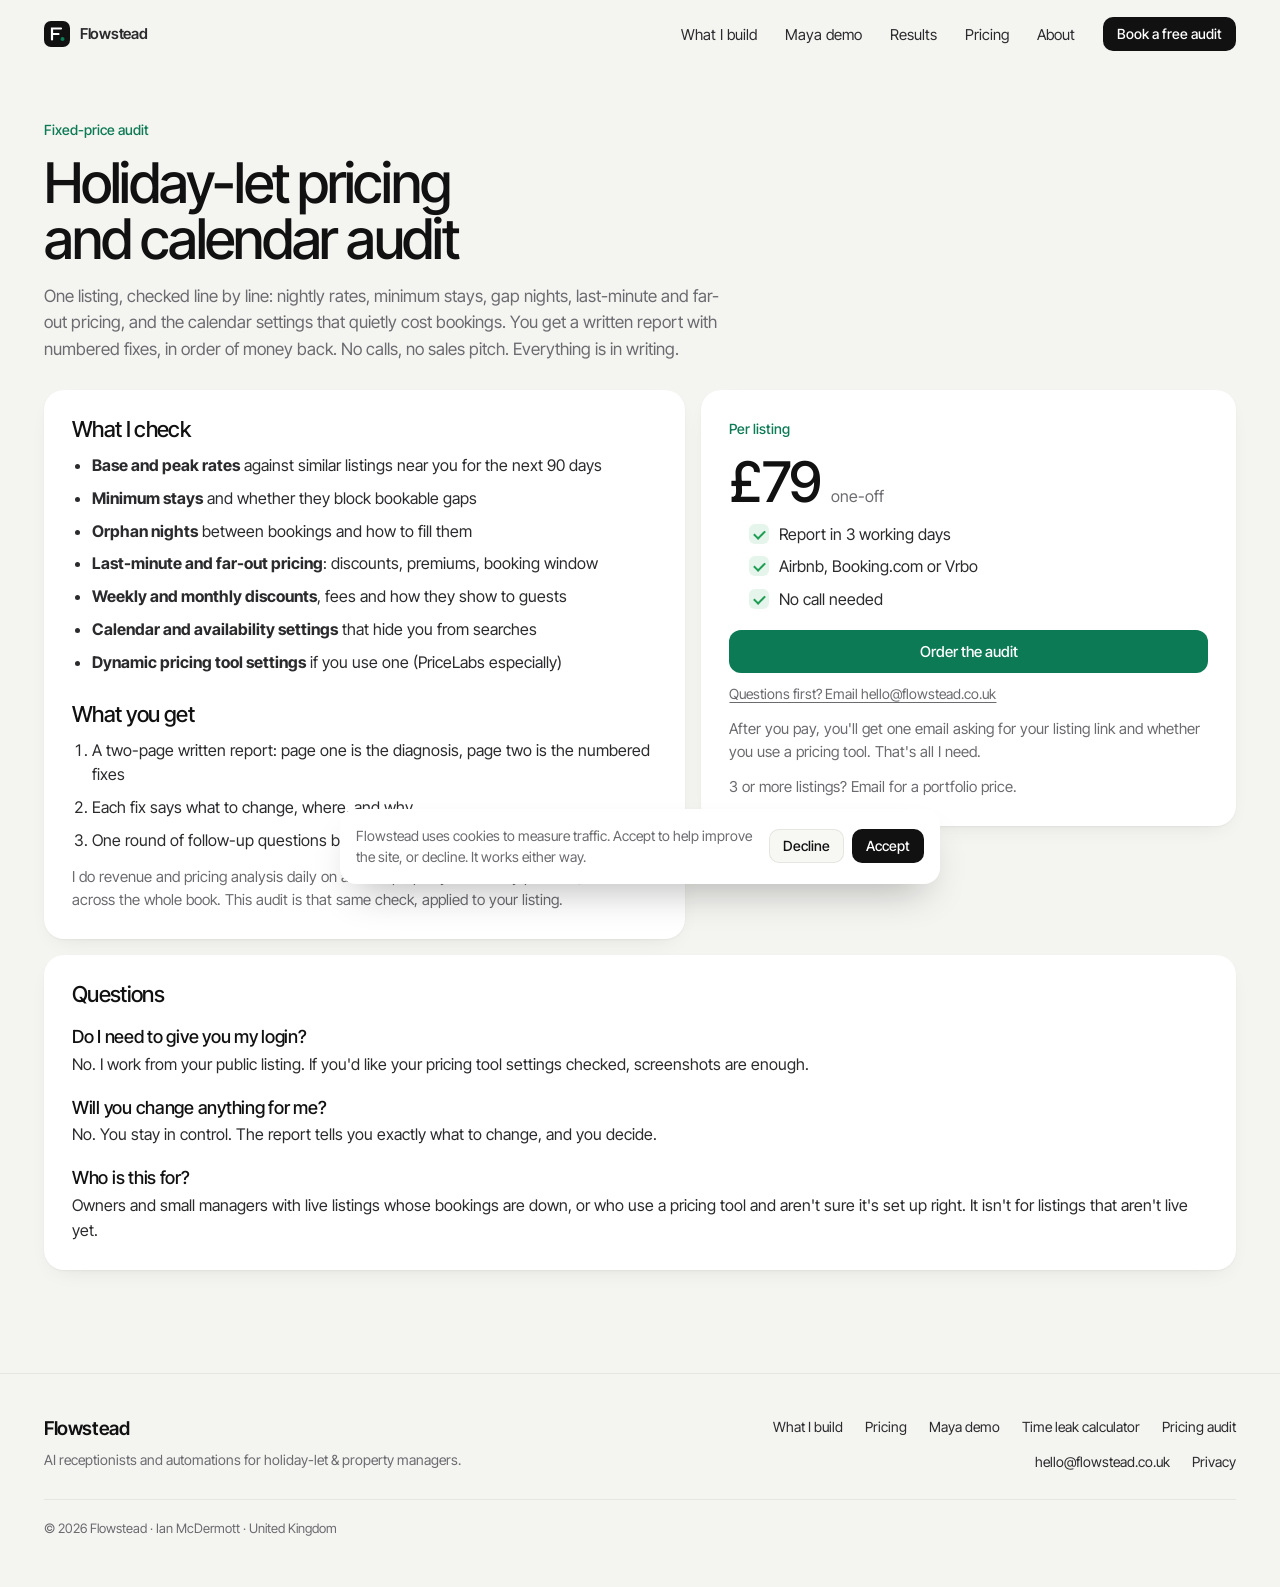
<file: pricing-audit.html>
<!DOCTYPE html>
<html lang="en-GB">
<head>
<meta charset="utf-8">
<meta name="viewport" content="width=device-width, initial-scale=1">
<title>Holiday-let pricing and calendar audit · Flowstead</title>
<meta name="description" content="A fixed-price written audit of one holiday-let listing: pricing, minimum stays, gaps and calendar settings, with numbered fixes. £79, delivered in 3 working days. No calls needed.">
<link rel="canonical" href="https://flowstead.co.uk/pricing-audit.html">
<link rel="icon" type="image/svg+xml" href="favicon.svg">
<link rel="icon" type="image/png" sizes="32x32" href="favicon-32x32.png">
<link rel="icon" href="favicon.ico" sizes="48x48">
<link rel="apple-touch-icon" href="favicon-180x180.png">
<meta name="theme-color" content="#F4F4F1">
<link rel="preload" href="fonts/InterTight.woff2" as="font" type="font/woff2" crossorigin>
<!-- Google Consent Mode v2: denied until the visitor accepts (kept from the current site) -->
<script>
  window.dataLayer = window.dataLayer || [];
  function gtag(){dataLayer.push(arguments);}
  gtag('consent','default',{ad_storage:'denied',analytics_storage:'denied',ad_user_data:'denied',ad_personalization:'denied',functionality_storage:'granted',security_storage:'granted',wait_for_update:500});
  try{if(localStorage.getItem('fs_consent')==='granted'){gtag('consent','update',{ad_storage:'granted',analytics_storage:'granted',ad_user_data:'granted',ad_personalization:'granted'});}}catch(e){}
</script>
<script async src="https://www.googletagmanager.com/gtag/js?id=G-0T3JKN5LSL"></script>
<script>gtag('js',new Date());gtag('config','G-0T3JKN5LSL');gtag('config','AW-844127426');</script>
<link rel="stylesheet" href="fonts/fonts.css">
<link rel="stylesheet" href="styles.css">
<style>
.pa{padding-top:clamp(28px,4vw,56px)}
.pa h1{font-size:clamp(34px,4.4vw,56px);max-width:18ch}
.pa-grid{display:grid;grid-template-columns:minmax(0,1.2fr) minmax(0,1fr);gap:16px;align-items:start;margin-top:28px}
.pa-card{padding:clamp(20px,3vw,28px)}
.pa-card h2{font-size:22px;max-width:none}
.pa-card ul,.pa-card ol{margin:12px 0 0;padding-left:20px}
.pa-card li{margin:8px 0;color:var(--ink-2)}
.pa-price{font-size:clamp(40px,5vw,56px);font-weight:500;letter-spacing:-.03em;line-height:1;margin:8px 0 4px}
.pa-price small{font-size:16px;color:var(--muted);font-weight:400;letter-spacing:0}
.pa-buy{display:grid;gap:10px;margin-top:18px}
.pa-note{color:var(--muted);font-size:15px;margin-top:12px;max-width:62em}
.pa-faq{margin-top:16px}
.pa-faq h3{font-size:18px;margin:20px 0 4px}
.pa-faq p{margin:0;color:var(--ink-2)}
@media (max-width:860px){.pa-grid{grid-template-columns:minmax(0,1fr)}}
</style>
</head>
<body>
<a class="skip" href="#main">Skip to content</a>

<header class="nav" id="top">
  <div class="wrap nav-row">
    <a class="logo" href="/" aria-label="Flowstead home">
      <svg width="26" height="26" viewBox="0 0 26 26" aria-hidden="true"><rect width="26" height="26" rx="7" fill="#111"/><path d="M8 18.5V7.5h9M8 13h6.5" stroke="#fff" stroke-width="2.2" fill="none" stroke-linecap="round"/><circle cx="18.5" cy="18" r="2" fill="#0B7A55"/></svg>
      Flowstead
    </a>
    <nav aria-label="Main">
      <button class="nav-toggle" aria-expanded="false" aria-controls="nav-links">Menu</button>
      <ul id="nav-links">
        <li><a href="/#build">What I build</a></li>
        <li><a href="/#maya">Maya demo</a></li>
        <li><a href="/#results">Results</a></li>
        <li><a href="/#pricing">Pricing</a></li>
        <li><a href="/#about">About</a></li>
        <li class="nav-cta-li"><a class="btn btn-dark btn-sm" href="/#audit">Book a free audit</a></li>
      </ul>
    </nav>
  </div>
</header>

<main id="main">
<section class="section pa">
  <div class="wrap">
    <p class="kicker">Fixed-price audit</p>
    <h1>Holiday-let pricing and calendar audit</h1>
    <p class="sub">One listing, checked line by line: nightly rates, minimum stays, gap nights, last-minute and far-out pricing, and the calendar settings that quietly cost bookings. You get a written report with numbered fixes, in order of money back. No calls, no sales pitch. Everything is in writing.</p>
    <div class="pa-grid">
      <article class="card pa-card">
        <h2>What I check</h2>
        <ul>
          <li><b>Base and peak rates</b> against similar listings near you for the next 90 days</li>
          <li><b>Minimum stays</b> and whether they block bookable gaps</li>
          <li><b>Orphan nights</b> between bookings and how to fill them</li>
          <li><b>Last-minute and far-out pricing</b>: discounts, premiums, booking window</li>
          <li><b>Weekly and monthly discounts</b>, fees and how they show to guests</li>
          <li><b>Calendar and availability settings</b> that hide you from searches</li>
          <li><b>Dynamic pricing tool settings</b> if you use one (PriceLabs especially)</li>
        </ul>
        <h2 style="margin-top:28px">What you get</h2>
        <ol>
          <li>A two-page written report: page one is the diagnosis, page two is the numbered fixes</li>
          <li>Each fix says what to change, where, and why</li>
          <li>One round of follow-up questions by email</li>
        </ol>
        <p class="pa-note">I do revenue and pricing analysis daily on a 200+ property short-stay portfolio, PriceLabs across the whole book. This audit is that same check, applied to your listing.</p>
      </article>
      <aside class="card pa-card">
        <p class="kicker">Per listing</p>
        <p class="pa-price">£79 <small>one-off</small></p>
        <ul class="checks"><li>Report in 3 working days</li><li>Airbnb, Booking.com or Vrbo</li><li>No call needed</li></ul>
        <div class="pa-buy">
          <a class="btn btn-accent" id="pa-order" href="STRIPE_PAYMENT_LINK">Order the audit</a>
          <a class="link" href="mailto:hello@flowstead.co.uk?subject=Pricing%20audit%20question">Questions first? Email hello@flowstead.co.uk</a>
        </div>
        <p class="pa-note">After you pay, you'll get one email asking for your listing link and whether you use a pricing tool. That's all I need.</p>
        <p class="pa-note">3 or more listings? Email for a portfolio price.</p>
      </aside>
    </div>
    <article class="card pa-card pa-faq">
      <h2>Questions</h2>
      <h3>Do I need to give you my login?</h3>
      <p>No. I work from your public listing. If you'd like your pricing tool settings checked, screenshots are enough.</p>
      <h3>Will you change anything for me?</h3>
      <p>No. You stay in control. The report tells you exactly what to change, and you decide.</p>
      <h3>Who is this for?</h3>
      <p>Owners and small managers with live listings whose bookings are down, or who use a pricing tool and aren't sure it's set up right. It isn't for listings that aren't live yet.</p>
    </article>
  </div>
</section>
</main>
<footer class="footer">
  <div class="wrap footer-row">
    <div><a class="logo" href="/">Flowstead</a><p>AI receptionists and automations for holiday-let &amp; property managers.</p></div>
    <ul><li><a href="/#build">What I build</a></li><li><a href="/#pricing">Pricing</a></li><li><a href="/#maya">Maya demo</a></li><li><a href="time-leak-calculator.html">Time leak calculator</a></li><li><a href="pricing-audit.html" aria-current="page">Pricing audit</a></li><li><a href="mailto:hello@flowstead.co.uk">hello@flowstead.co.uk</a></li><li><a href="privacy.html">Privacy</a></li></ul>
    <p class="copy">© 2026 Flowstead · Ian McDermott · United Kingdom</p>
  </div>
</footer>
<div id="fs-consent" class="consent" hidden>
  <p>Flowstead uses cookies to measure traffic. Accept to help improve the site, or decline. It works either way.</p>
  <div><button type="button" id="fs-decline" class="btn btn-ghost btn-sm">Decline</button><button type="button" id="fs-accept" class="btn btn-dark btn-sm">Accept</button></div>
</div>

<script>
(function(){
  var t=document.querySelector('.nav-toggle'), nav=document.getElementById('nav-links');
  if(t&&nav){
    t.addEventListener('click',function(){var o=nav.classList.toggle('open');t.setAttribute('aria-expanded',o?'true':'false')});
    nav.addEventListener('click',function(e){if(e.target.tagName==='A'){nav.classList.remove('open');t.setAttribute('aria-expanded','false')}});
  }
  var o=document.getElementById('pa-order');
  if(o)o.addEventListener('click',function(){if(typeof gtag==='function'){gtag('event','begin_checkout',{currency:'GBP',value:79,items:[{item_name:'Pricing audit'}]});}});
  var c=document.getElementById('fs-consent'), saved=null;
  try{saved=localStorage.getItem('fs_consent')}catch(e){}
  if(c&&!saved)c.hidden=false;
  function choose(v){try{localStorage.setItem('fs_consent',v)}catch(e){}if(v==='granted'&&typeof gtag==='function')gtag('consent','update',{ad_storage:'granted',analytics_storage:'granted',ad_user_data:'granted',ad_personalization:'granted'});if(c)c.hidden=true}
  var accept=document.getElementById('fs-accept'), decline=document.getElementById('fs-decline');
  if(accept)accept.addEventListener('click',function(){choose('granted')});
  if(decline)decline.addEventListener('click',function(){choose('denied')});
})();
</script>
</body>
</html>
</file>
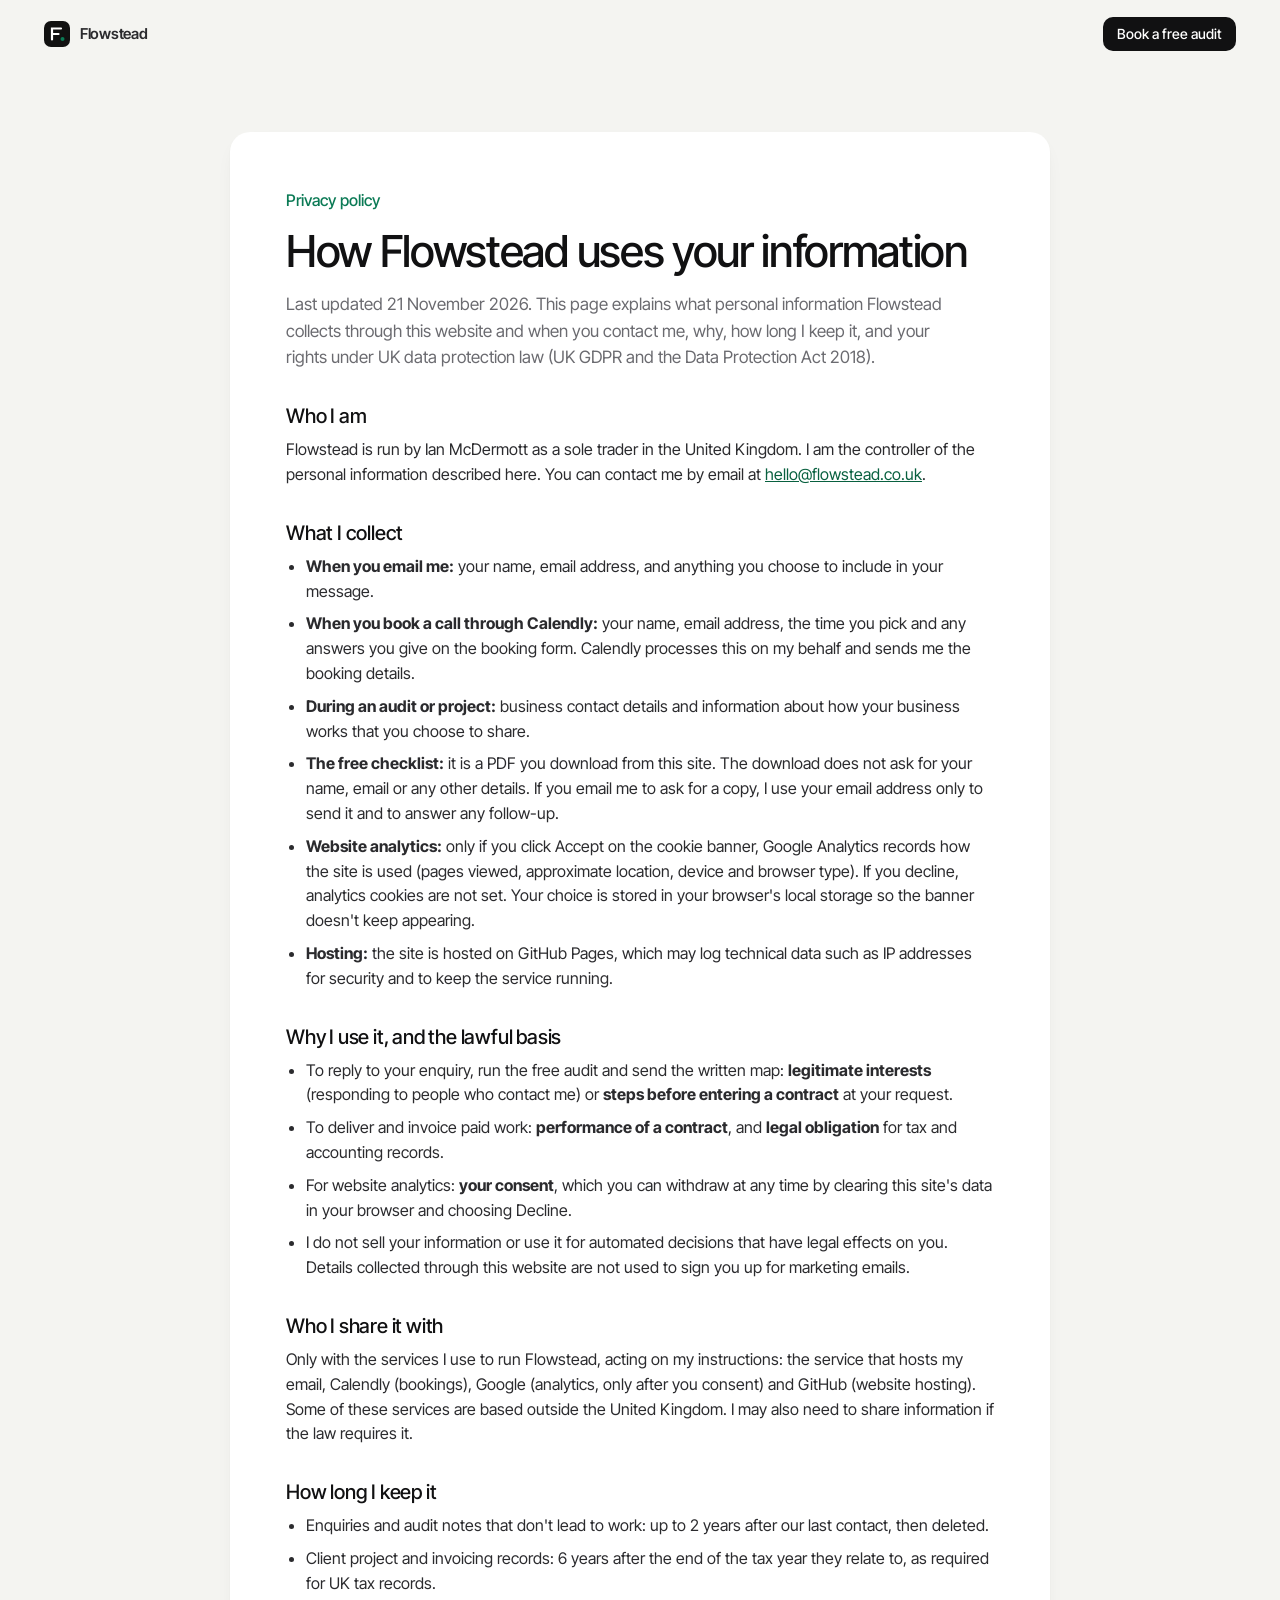
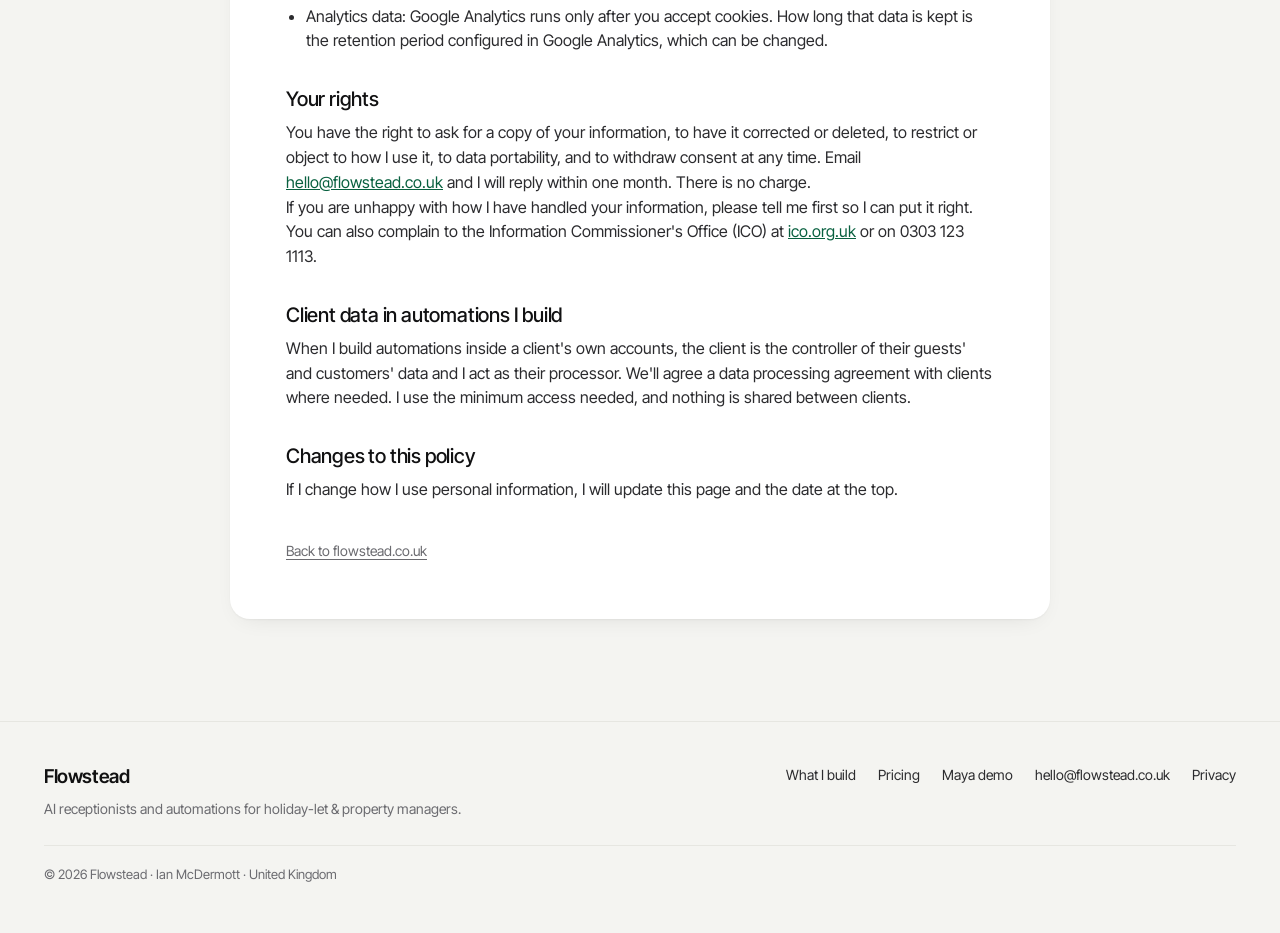
<file: privacy.html>
<!DOCTYPE html>
<html lang="en-GB">
<head>
<meta charset="utf-8">
<meta name="viewport" content="width=device-width, initial-scale=1">
<title>Privacy policy · Flowstead</title>
<meta name="description" content="How Flowstead collects, uses and looks after personal information, and your rights under UK GDPR.">
<link rel="canonical" href="https://flowstead.co.uk/privacy.html">
<link rel="icon" type="image/svg+xml" href="favicon.svg">
<link rel="icon" type="image/png" sizes="32x32" href="favicon-32x32.png">
<link rel="icon" href="favicon.ico" sizes="48x48">
<link rel="apple-touch-icon" href="favicon-180x180.png">
<meta name="theme-color" content="#F4F4F1">
<link rel="preload" href="fonts/InterTight.woff2" as="font" type="font/woff2" crossorigin>
<link rel="stylesheet" href="fonts/fonts.css">
<link rel="stylesheet" href="styles.css">
</head>
<body>
<a class="skip" href="#main">Skip to content</a>

<header class="nav" id="top">
  <div class="wrap nav-row">
    <a class="logo" href="/" aria-label="Flowstead home">
      <svg width="26" height="26" viewBox="0 0 26 26" aria-hidden="true"><rect width="26" height="26" rx="7" fill="#111"/><path d="M8 18.5V7.5h9M8 13h6.5" stroke="#fff" stroke-width="2.2" fill="none" stroke-linecap="round"/><circle cx="18.5" cy="18" r="2" fill="#0B7A55"/></svg>
      Flowstead
    </a>
    <a class="btn btn-dark btn-sm" href="/#audit">Book a free audit</a>
  </div>
</header>

<main id="main">
<section class="section legal-section">
  <div class="wrap">
    <article class="card legal">
      <p class="kicker">Privacy policy</p>
      <h1>How Flowstead uses your information</h1>
      <p class="sub">Last updated 21 November 2026. This page explains what personal information Flowstead collects through this website and when you contact me, why, how long I keep it, and your rights under UK data protection law (UK GDPR and the Data Protection Act 2018).</p>

      <h2>Who I am</h2>
      <p>Flowstead is run by Ian McDermott as a sole trader in the United Kingdom. I am the controller of the personal information described here. You can contact me by email at <a href="mailto:hello@flowstead.co.uk">hello@flowstead.co.uk</a>.</p>

      <h2>What I collect</h2>
      <ul>
        <li><b>When you email me:</b> your name, email address, and anything you choose to include in your message.</li>
        <li><b>When you book a call through Calendly:</b> your name, email address, the time you pick and any answers you give on the booking form. Calendly processes this on my behalf and sends me the booking details.</li>
        <li><b>During an audit or project:</b> business contact details and information about how your business works that you choose to share.</li>
        <li><b>The free checklist:</b> it is a PDF you download from this site. The download does not ask for your name, email or any other details. If you email me to ask for a copy, I use your email address only to send it and to answer any follow-up.</li>
        <li><b>Website analytics:</b> only if you click Accept on the cookie banner, Google Analytics records how the site is used (pages viewed, approximate location, device and browser type). If you decline, analytics cookies are not set. Your choice is stored in your browser's local storage so the banner doesn't keep appearing.</li>
        <li><b>Hosting:</b> the site is hosted on GitHub Pages, which may log technical data such as IP addresses for security and to keep the service running.</li>
      </ul>

      <h2>Why I use it, and the lawful basis</h2>
      <ul>
        <li>To reply to your enquiry, run the free audit and send the written map: <b>legitimate interests</b> (responding to people who contact me) or <b>steps before entering a contract</b> at your request.</li>
        <li>To deliver and invoice paid work: <b>performance of a contract</b>, and <b>legal obligation</b> for tax and accounting records.</li>
        <li>For website analytics: <b>your consent</b>, which you can withdraw at any time by clearing this site's data in your browser and choosing Decline.</li>
        <li>I do not sell your information or use it for automated decisions that have legal effects on you. Details collected through this website are not used to sign you up for marketing emails.</li>
      </ul>

      <h2>Who I share it with</h2>
      <p>Only with the services I use to run Flowstead, acting on my instructions: the service that hosts my email, Calendly (bookings), Google (analytics, only after you consent) and GitHub (website hosting). Some of these services are based outside the United Kingdom. I may also need to share information if the law requires it.</p>

      <h2>How long I keep it</h2>
      <ul>
        <li>Enquiries and audit notes that don't lead to work: up to 2 years after our last contact, then deleted.</li>
        <li>Client project and invoicing records: 6 years after the end of the tax year they relate to, as required for UK tax records.</li>
        <li>Analytics data: Google Analytics runs only after you accept cookies. How long that data is kept is the retention period configured in Google Analytics, which can be changed.</li>
      </ul>

      <h2>Your rights</h2>
      <p>You have the right to ask for a copy of your information, to have it corrected or deleted, to restrict or object to how I use it, to data portability, and to withdraw consent at any time. Email <a href="mailto:hello@flowstead.co.uk">hello@flowstead.co.uk</a> and I will reply within one month. There is no charge.</p>
      <p>If you are unhappy with how I have handled your information, please tell me first so I can put it right. You can also complain to the Information Commissioner's Office (ICO) at <a href="https://ico.org.uk/make-a-complaint/" rel="noopener">ico.org.uk</a> or on 0303 123 1113.</p>

      <h2>Client data in automations I build</h2>
      <p>When I build automations inside a client's own accounts, the client is the controller of their guests' and customers' data and I act as their processor. We'll agree a data processing agreement with clients where needed. I use the minimum access needed, and nothing is shared between clients.</p>

      <h2>Changes to this policy</h2>
      <p>If I change how I use personal information, I will update this page and the date at the top.</p>

      <p class="legal-back"><a class="link" href="/">Back to flowstead.co.uk</a></p>
    </article>
  </div>
</section>
</main>

<footer class="footer">
  <div class="wrap footer-row">
    <div><a class="logo" href="/">Flowstead</a><p>AI receptionists and automations for holiday-let &amp; property managers.</p></div>
    <ul><li><a href="/#build">What I build</a></li><li><a href="/#pricing">Pricing</a></li><li><a href="/#maya">Maya demo</a></li><li><a href="mailto:hello@flowstead.co.uk">hello@flowstead.co.uk</a></li><li><a href="privacy.html" aria-current="page">Privacy</a></li></ul>
    <p class="copy">© 2026 Flowstead · Ian McDermott · United Kingdom</p>
  </div>
</footer>
</body>
</html>
</file>
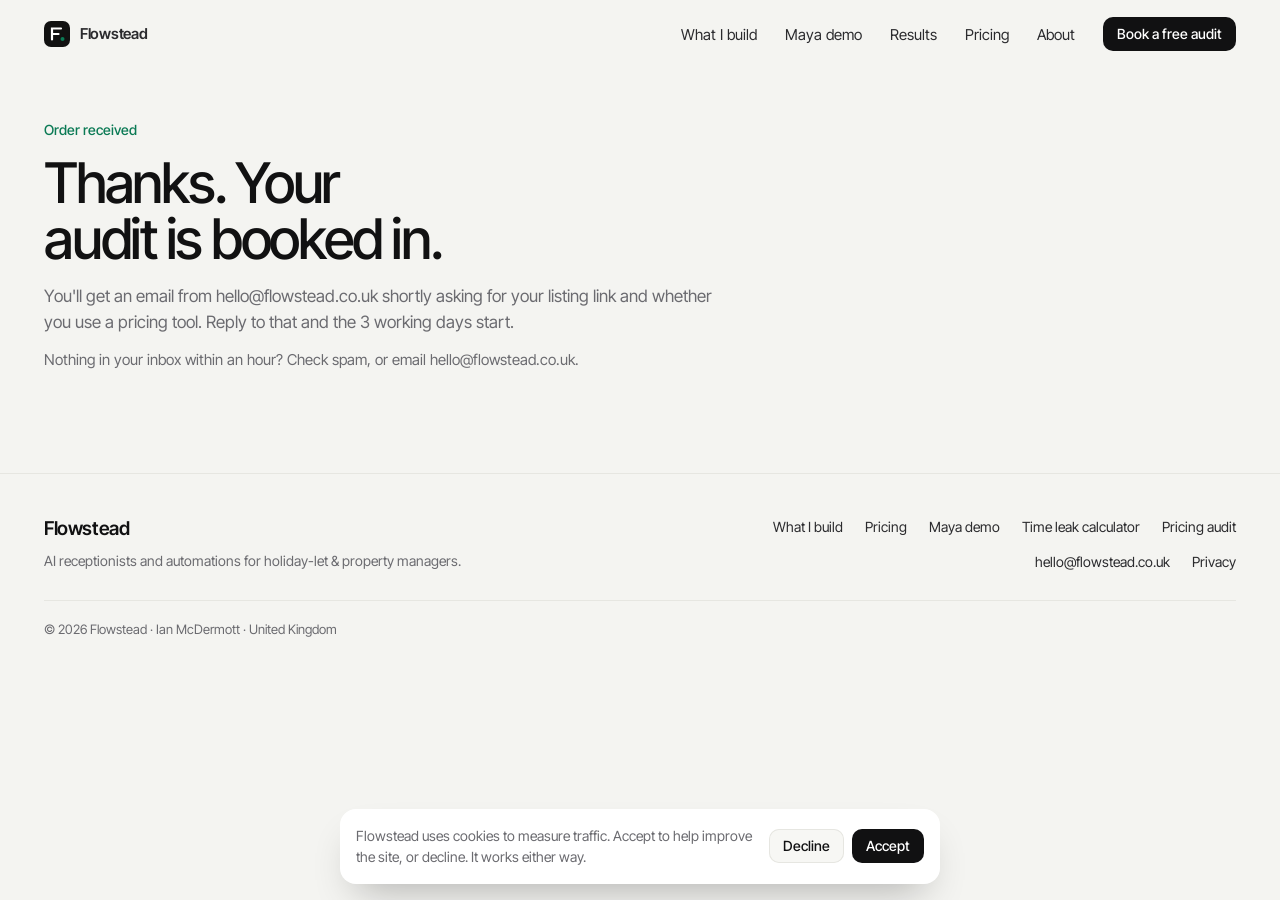
<file: thanks.html>
<!DOCTYPE html>
<html lang="en-GB">
<head>
<meta charset="utf-8">
<meta name="viewport" content="width=device-width, initial-scale=1">
<title>Thank you · Flowstead</title>
<meta name="description" content="Order received."><meta name="robots" content="noindex">
<link rel="canonical" href="https://flowstead.co.uk/thanks.html">
<link rel="icon" type="image/svg+xml" href="favicon.svg">
<link rel="icon" type="image/png" sizes="32x32" href="favicon-32x32.png">
<link rel="icon" href="favicon.ico" sizes="48x48">
<link rel="apple-touch-icon" href="favicon-180x180.png">
<meta name="theme-color" content="#F4F4F1">
<link rel="preload" href="fonts/InterTight.woff2" as="font" type="font/woff2" crossorigin>
<!-- Google Consent Mode v2: denied until the visitor accepts (kept from the current site) -->
<script>
  window.dataLayer = window.dataLayer || [];
  function gtag(){dataLayer.push(arguments);}
  gtag('consent','default',{ad_storage:'denied',analytics_storage:'denied',ad_user_data:'denied',ad_personalization:'denied',functionality_storage:'granted',security_storage:'granted',wait_for_update:500});
  try{if(localStorage.getItem('fs_consent')==='granted'){gtag('consent','update',{ad_storage:'granted',analytics_storage:'granted',ad_user_data:'granted',ad_personalization:'granted'});}}catch(e){}
</script>
<script async src="https://www.googletagmanager.com/gtag/js?id=G-0T3JKN5LSL"></script>
<script>gtag('js',new Date());gtag('config','G-0T3JKN5LSL');gtag('config','AW-844127426');</script>
<link rel="stylesheet" href="fonts/fonts.css">
<link rel="stylesheet" href="styles.css">
<style>
.pa{padding-top:clamp(28px,4vw,56px)}
.pa h1{font-size:clamp(34px,4.4vw,56px);max-width:18ch}
.pa-grid{display:grid;grid-template-columns:minmax(0,1.2fr) minmax(0,1fr);gap:16px;align-items:start;margin-top:28px}
.pa-card{padding:clamp(20px,3vw,28px)}
.pa-card h2{font-size:22px;max-width:none}
.pa-card ul,.pa-card ol{margin:12px 0 0;padding-left:20px}
.pa-card li{margin:8px 0;color:var(--ink-2)}
.pa-price{font-size:clamp(40px,5vw,56px);font-weight:500;letter-spacing:-.03em;line-height:1;margin:8px 0 4px}
.pa-price small{font-size:16px;color:var(--muted);font-weight:400;letter-spacing:0}
.pa-buy{display:grid;gap:10px;margin-top:18px}
.pa-note{color:var(--muted);font-size:15px;margin-top:12px;max-width:62em}
.pa-faq{margin-top:16px}
.pa-faq h3{font-size:18px;margin:20px 0 4px}
.pa-faq p{margin:0;color:var(--ink-2)}
@media (max-width:860px){.pa-grid{grid-template-columns:minmax(0,1fr)}}
</style>
</head>
<body>
<a class="skip" href="#main">Skip to content</a>

<header class="nav" id="top">
  <div class="wrap nav-row">
    <a class="logo" href="/" aria-label="Flowstead home">
      <svg width="26" height="26" viewBox="0 0 26 26" aria-hidden="true"><rect width="26" height="26" rx="7" fill="#111"/><path d="M8 18.5V7.5h9M8 13h6.5" stroke="#fff" stroke-width="2.2" fill="none" stroke-linecap="round"/><circle cx="18.5" cy="18" r="2" fill="#0B7A55"/></svg>
      Flowstead
    </a>
    <nav aria-label="Main">
      <button class="nav-toggle" aria-expanded="false" aria-controls="nav-links">Menu</button>
      <ul id="nav-links">
        <li><a href="/#build">What I build</a></li>
        <li><a href="/#maya">Maya demo</a></li>
        <li><a href="/#results">Results</a></li>
        <li><a href="/#pricing">Pricing</a></li>
        <li><a href="/#about">About</a></li>
        <li class="nav-cta-li"><a class="btn btn-dark btn-sm" href="/#audit">Book a free audit</a></li>
      </ul>
    </nav>
  </div>
</header>

<main id="main">
<section class="section pa">
  <div class="wrap">
    <p class="kicker">Order received</p>
    <h1>Thanks. Your audit is booked in.</h1>
    <p class="sub">You'll get an email from hello@flowstead.co.uk shortly asking for your listing link and whether you use a pricing tool. Reply to that and the 3 working days start.</p>
    <p class="pa-note">Nothing in your inbox within an hour? Check spam, or email hello@flowstead.co.uk.</p>
  </div>
</section>
</main>
<footer class="footer">
  <div class="wrap footer-row">
    <div><a class="logo" href="/">Flowstead</a><p>AI receptionists and automations for holiday-let &amp; property managers.</p></div>
    <ul><li><a href="/#build">What I build</a></li><li><a href="/#pricing">Pricing</a></li><li><a href="/#maya">Maya demo</a></li><li><a href="time-leak-calculator.html">Time leak calculator</a></li><li><a href="pricing-audit.html">Pricing audit</a></li><li><a href="mailto:hello@flowstead.co.uk">hello@flowstead.co.uk</a></li><li><a href="privacy.html">Privacy</a></li></ul>
    <p class="copy">© 2026 Flowstead · Ian McDermott · United Kingdom</p>
  </div>
</footer>
<div id="fs-consent" class="consent" hidden>
  <p>Flowstead uses cookies to measure traffic. Accept to help improve the site, or decline. It works either way.</p>
  <div><button type="button" id="fs-decline" class="btn btn-ghost btn-sm">Decline</button><button type="button" id="fs-accept" class="btn btn-dark btn-sm">Accept</button></div>
</div>

<script>
(function(){
  var t=document.querySelector('.nav-toggle'), nav=document.getElementById('nav-links');
  if(t&&nav){
    t.addEventListener('click',function(){var o=nav.classList.toggle('open');t.setAttribute('aria-expanded',o?'true':'false')});
    nav.addEventListener('click',function(e){if(e.target.tagName==='A'){nav.classList.remove('open');t.setAttribute('aria-expanded','false')}});
  }
  var q=new URLSearchParams(location.search), tx=q.get('session_id')||'';
  var key='fs_conv_'+tx;
  var done=false; try{done=!!(tx&&sessionStorage.getItem(key))}catch(e){}
  if(!done&&typeof gtag==='function'){gtag('event','conversion',{send_to:'AW-844127426/HQPSCM3-5MocEMK5wZID',value:79,currency:'GBP',transaction_id:tx});gtag('event','purchase',{currency:'GBP',value:79,transaction_id:tx});try{sessionStorage.setItem(key,'1')}catch(e){}}
  var c=document.getElementById('fs-consent'), saved=null;
  try{saved=localStorage.getItem('fs_consent')}catch(e){}
  if(c&&!saved)c.hidden=false;
  function choose(v){try{localStorage.setItem('fs_consent',v)}catch(e){}if(v==='granted'&&typeof gtag==='function')gtag('consent','update',{ad_storage:'granted',analytics_storage:'granted',ad_user_data:'granted',ad_personalization:'granted'});if(c)c.hidden=true}
  var accept=document.getElementById('fs-accept'), decline=document.getElementById('fs-decline');
  if(accept)accept.addEventListener('click',function(){choose('granted')});
  if(decline)decline.addEventListener('click',function(){choose('denied')});
})();
</script>
</body>
</html>
</file>
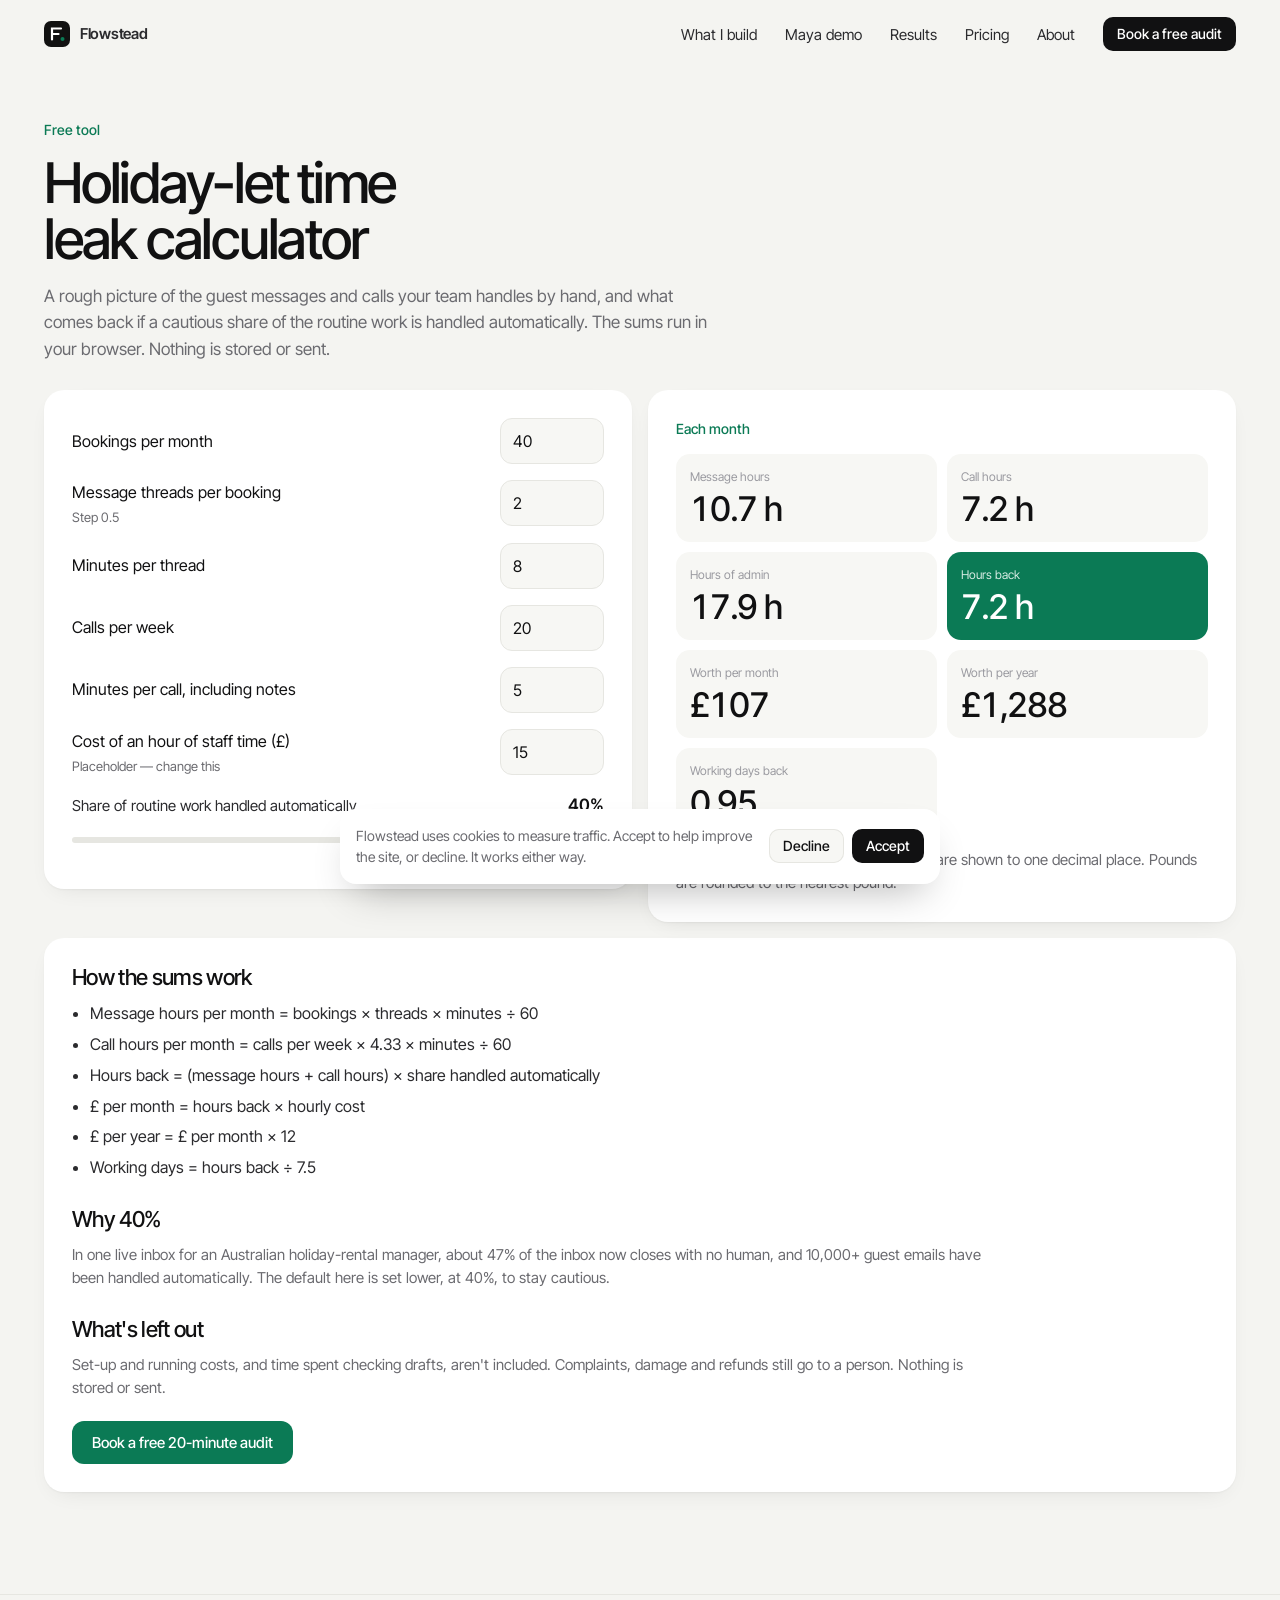
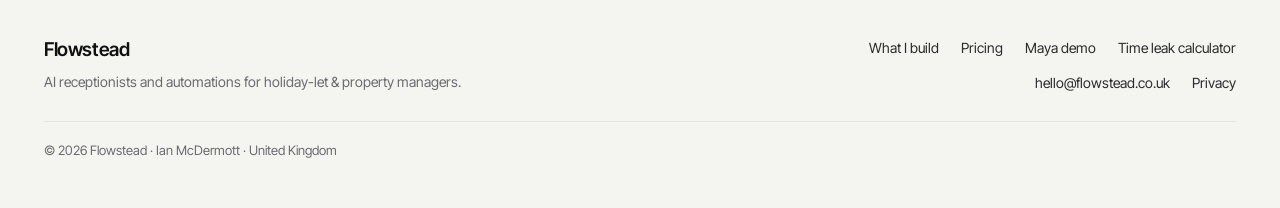
<file: time-leak-calculator.html>
<!DOCTYPE html>
<html lang="en-GB">
<head>
<meta charset="utf-8">
<meta name="viewport" content="width=device-width, initial-scale=1">
<title>Holiday-let time leak calculator · Flowstead</title>
<meta name="description" content="A free calculator for holiday-let managers: estimate guest-message and call hours, and what a cautious share of that routine work is worth. Nothing is stored or sent.">
<link rel="canonical" href="https://flowstead.co.uk/time-leak-calculator.html">
<link rel="icon" type="image/svg+xml" href="favicon.svg">
<link rel="icon" type="image/png" sizes="32x32" href="favicon-32x32.png">
<link rel="icon" href="favicon.ico" sizes="48x48">
<link rel="apple-touch-icon" href="favicon-180x180.png">
<meta name="theme-color" content="#F4F4F1">
<link rel="preload" href="fonts/InterTight.woff2" as="font" type="font/woff2" crossorigin>
<!-- Google Consent Mode v2: denied until the visitor accepts (kept from the current site) -->
<script>
  window.dataLayer = window.dataLayer || [];
  function gtag(){dataLayer.push(arguments);}
  gtag('consent','default',{ad_storage:'denied',analytics_storage:'denied',ad_user_data:'denied',ad_personalization:'denied',functionality_storage:'granted',security_storage:'granted',wait_for_update:500});
  try{if(localStorage.getItem('fs_consent')==='granted'){gtag('consent','update',{ad_storage:'granted',analytics_storage:'granted',ad_user_data:'granted',ad_personalization:'granted'});}}catch(e){}
</script>
<script async src="https://www.googletagmanager.com/gtag/js?id=G-0T3JKN5LSL"></script>
<script>gtag('js',new Date());gtag('config','G-0T3JKN5LSL');</script>
<link rel="stylesheet" href="fonts/fonts.css">
<link rel="stylesheet" href="styles.css">
<style>
.tl{padding-top:clamp(28px,4vw,56px)}
.tl h1{font-size:clamp(34px,4.4vw,56px);max-width:16ch}
.tl-grid{display:grid;grid-template-columns:minmax(0,1fr) minmax(0,1fr);gap:16px;align-items:start;margin-top:28px}
.tl-card{padding:clamp(20px,3vw,28px)}
.tl-fields{display:grid;gap:16px;margin:0}
.tl-field{display:flex;justify-content:space-between;align-items:center;gap:12px}
.tl-field span{min-width:0}
.tl-field small{display:block;color:var(--muted);font-size:13px;margin-top:2px}
.tl-field input[type=number]{width:6.5rem;flex:none;font:16px var(--font);padding:12px 12px;border-radius:12px;border:1px solid var(--line);background:var(--soft);color:var(--ink)}
.tl-field input[type=number]:focus{outline:2px solid var(--accent);outline-offset:1px;background:#fff}
.tl-card .calc{padding:0;background:none;box-shadow:none}
.tl-card .calc label{margin:0}
.tl-card .calc input[type=range]{margin:8px 0 0}
.tl-results{display:grid;grid-template-columns:1fr 1fr;gap:10px}
.tl-results div{background:var(--soft);border-radius:14px;padding:14px;min-width:0}
.tl-results .accent{background:var(--accent);color:#fff}
.tl-results .accent small{color:#D7EBE3}
.tl-results small{display:block;font-size:12px;color:var(--faint)}
.tl-results b{display:block;font-size:clamp(26px,3vw,34px);font-weight:500;letter-spacing:-.03em;line-height:1.1;margin-top:4px;font-variant-numeric:tabular-nums}
.tl-formulas{margin-top:16px;padding:clamp(20px,3vw,28px)}
.tl-formulas h2{font-size:22px;max-width:none}
.tl-formulas ul{margin:12px 0 0;padding-left:18px}
.tl-formulas li{margin:6px 0;color:var(--ink-2)}
.tl-note{color:var(--muted);font-size:15px;margin-top:12px;max-width:62em}
.tl-cta{margin-top:22px}
@media (max-width:860px){
  .tl-grid{grid-template-columns:minmax(0,1fr)}
  .tl-field{align-items:flex-start}
}
</style>
</head>
<body>
<a class="skip" href="#main">Skip to content</a>

<header class="nav" id="top">
  <div class="wrap nav-row">
    <a class="logo" href="/" aria-label="Flowstead home">
      <svg width="26" height="26" viewBox="0 0 26 26" aria-hidden="true"><rect width="26" height="26" rx="7" fill="#111"/><path d="M8 18.5V7.5h9M8 13h6.5" stroke="#fff" stroke-width="2.2" fill="none" stroke-linecap="round"/><circle cx="18.5" cy="18" r="2" fill="#0B7A55"/></svg>
      Flowstead
    </a>
    <nav aria-label="Main">
      <button class="nav-toggle" aria-expanded="false" aria-controls="nav-links">Menu</button>
      <ul id="nav-links">
        <li><a href="/#build">What I build</a></li>
        <li><a href="/#maya">Maya demo</a></li>
        <li><a href="/#results">Results</a></li>
        <li><a href="/#pricing">Pricing</a></li>
        <li><a href="/#about">About</a></li>
        <li class="nav-cta-li"><a class="btn btn-dark btn-sm" href="/#audit">Book a free audit</a></li>
      </ul>
    </nav>
  </div>
</header>

<main id="main">
<section class="section tl">
  <div class="wrap">
    <p class="kicker">Free tool</p>
    <h1>Holiday-let time leak calculator</h1>
    <p class="sub">A rough picture of the guest messages and calls your team handles by hand, and what comes back if a cautious share of the routine work is handled automatically. The sums run in your browser. Nothing is stored or sent.</p>

    <div class="tl-grid">
      <form class="card tl-card" id="tl-form">
        <div class="tl-fields">
          <label class="tl-field" for="tl-bookings"><span>Bookings per month</span><input id="tl-bookings" type="number" min="0" step="1" value="40" inputmode="numeric"></label>
          <label class="tl-field" for="tl-threads"><span>Message threads per booking<small>Step 0.5</small></span><input id="tl-threads" type="number" min="0" step="0.5" value="2" inputmode="decimal"></label>
          <label class="tl-field" for="tl-mins"><span>Minutes per thread</span><input id="tl-mins" type="number" min="0" step="1" value="8" inputmode="numeric"></label>
          <label class="tl-field" for="tl-calls"><span>Calls per week</span><input id="tl-calls" type="number" min="0" step="1" value="20" inputmode="numeric"></label>
          <label class="tl-field" for="tl-callmins"><span>Minutes per call, including notes</span><input id="tl-callmins" type="number" min="0" step="1" value="5" inputmode="numeric"></label>
          <label class="tl-field" for="tl-rate"><span>Cost of an hour of staff time (£)<small>Placeholder — change this</small></span><input id="tl-rate" type="number" min="0" step="1" value="15" inputmode="decimal"></label>
          <div class="calc">
            <label for="tl-share"><span>Share of routine work handled automatically</span><output id="tl-share-out">40%</output></label>
            <input id="tl-share" type="range" min="10" max="60" step="5" value="40">
          </div>
        </div>
      </form>

      <div class="card tl-card" aria-live="polite">
        <p class="kicker">Each month</p>
        <div class="tl-results">
          <div><small>Message hours</small><b><span id="tl-msg">10.7</span> h</b></div>
          <div><small>Call hours</small><b><span id="tl-call">7.2</span> h</b></div>
          <div><small>Hours of admin</small><b><span id="tl-admin">17.9</span> h</b></div>
          <div class="accent"><small>Hours back</small><b><span id="tl-back">7.2</span> h</b></div>
          <div><small>Worth per month</small><b id="tl-month">£107</b></div>
          <div><small>Worth per year</small><b id="tl-year">£1,288</b></div>
          <div><small>Working days back</small><b><span id="tl-days">0.95</span></b></div>
        </div>
        <p class="tl-note">Working days use a 7.5-hour day. Hours are shown to one decimal place. Pounds are rounded to the nearest pound.</p>
      </div>
    </div>

    <article class="card tl-formulas">
      <h2>How the sums work</h2>
      <ul>
        <li>Message hours per month = bookings × threads × minutes ÷ 60</li>
        <li>Call hours per month = calls per week × 4.33 × minutes ÷ 60</li>
        <li>Hours back = (message hours + call hours) × share handled automatically</li>
        <li>£ per month = hours back × hourly cost</li>
        <li>£ per year = £ per month × 12</li>
        <li>Working days = hours back ÷ 7.5</li>
      </ul>
      <h2 style="margin-top:28px">Why 40%</h2>
      <p class="tl-note">In one live inbox for an Australian holiday-rental manager, about 47% of the inbox now closes with no human, and 10,000+ guest emails have been handled automatically. The default here is set lower, at 40%, to stay cautious.</p>
      <h2 style="margin-top:28px">What's left out</h2>
      <p class="tl-note">Set-up and running costs, and time spent checking drafts, aren't included. Complaints, damage and refunds still go to a person. Nothing is stored or sent.</p>
      <p class="tl-cta"><a class="btn btn-accent" href="https://calendly.com/thegingerbtc/free-audit">Book a free 20-minute audit</a></p>
    </article>
  </div>
</section>
</main>

<footer class="footer">
  <div class="wrap footer-row">
    <div><a class="logo" href="/">Flowstead</a><p>AI receptionists and automations for holiday-let &amp; property managers.</p></div>
    <ul><li><a href="/#build">What I build</a></li><li><a href="/#pricing">Pricing</a></li><li><a href="/#maya">Maya demo</a></li><li><a href="time-leak-calculator.html" aria-current="page">Time leak calculator</a></li><li><a href="mailto:hello@flowstead.co.uk">hello@flowstead.co.uk</a></li><li><a href="privacy.html">Privacy</a></li></ul>
    <p class="copy">© 2026 Flowstead · Ian McDermott · United Kingdom</p>
  </div>
</footer>

<div id="fs-consent" class="consent" hidden>
  <p>Flowstead uses cookies to measure traffic. Accept to help improve the site, or decline. It works either way.</p>
  <div><button type="button" id="fs-decline" class="btn btn-ghost btn-sm">Decline</button><button type="button" id="fs-accept" class="btn btn-dark btn-sm">Accept</button></div>
</div>

<script>
(function(){
  var t=document.querySelector('.nav-toggle'), nav=document.getElementById('nav-links');
  if(t&&nav){
    t.addEventListener('click',function(){var o=nav.classList.toggle('open');t.setAttribute('aria-expanded',o?'true':'false')});
    nav.addEventListener('click',function(e){if(e.target.tagName==='A'){nav.classList.remove('open');t.setAttribute('aria-expanded','false')}});
  }

  var ids=['tl-bookings','tl-threads','tl-mins','tl-calls','tl-callmins','tl-rate','tl-share'];
  function num(id){var n=parseFloat(document.getElementById(id).value);return isFinite(n)?n:0}
  function money(n){return '£'+Math.round(n).toLocaleString('en-GB')}
  function calc(){
    var message=num('tl-bookings')*num('tl-threads')*num('tl-mins')/60;
    var calls=num('tl-calls')*4.33*num('tl-callmins')/60;
    var admin=message+calls;
    var back=admin*(num('tl-share')/100);
    var month=back*num('tl-rate');
    document.getElementById('tl-share-out').textContent=Math.round(num('tl-share'))+'%';
    document.getElementById('tl-msg').textContent=message.toFixed(1);
    document.getElementById('tl-call').textContent=calls.toFixed(1);
    document.getElementById('tl-admin').textContent=admin.toFixed(1);
    document.getElementById('tl-back').textContent=back.toFixed(1);
    document.getElementById('tl-month').textContent=money(month);
    document.getElementById('tl-year').textContent=money(month*12);
    document.getElementById('tl-days').textContent=(back/7.5).toFixed(2);
  }
  ids.forEach(function(id){document.getElementById(id).addEventListener('input',calc)});
  document.getElementById('tl-form').addEventListener('submit',function(e){e.preventDefault()});
  calc();

  var c=document.getElementById('fs-consent'), saved=null;
  try{saved=localStorage.getItem('fs_consent')}catch(e){}
  if(c&&!saved)c.hidden=false;
  function choose(v){try{localStorage.setItem('fs_consent',v)}catch(e){}if(v==='granted'&&typeof gtag==='function')gtag('consent','update',{ad_storage:'granted',analytics_storage:'granted',ad_user_data:'granted',ad_personalization:'granted'});if(c)c.hidden=true}
  var accept=document.getElementById('fs-accept'), decline=document.getElementById('fs-decline');
  if(accept)accept.addEventListener('click',function(){choose('granted')});
  if(decline)decline.addEventListener('click',function(){choose('denied')});
})();
</script>
</body>
</html>
</file>
<file: fonts/fonts.css>
@font-face{font-family:'Inter Tight';font-style:normal;font-weight:300 700;font-display:swap;src:url(InterTight.woff2) format('woff2');unicode-range:U+0000-00FF,U+0131,U+0152-0153,U+02BB-02BC,U+02C6,U+02DA,U+02DC,U+0304,U+0308,U+0329,U+2000-206F,U+20AC,U+2122,U+2191,U+2193,U+2212,U+2215,U+FEFF,U+FFFD;}
</file>
<file: styles.css>
/* Flowstead v3 — clean product UI. Inter Tight, soft grey canvas, white panels, one warm accent. */
:root{
  --bg:#F4F4F1; --card:#FFFFFF; --ink:#111112; --ink-2:#2B2B2E; --muted:#6B6B70; --faint:#9A9AA0;
  --line:#E6E6E1; --line-2:#EFEFEB; --soft:#F7F7F4;
  --accent:#0B7A55; --accent-d:#08603F; --accent-soft:#E3F2EA;
  --green:#1F9D55; --green-s:#E6F5EC; --amber:#D89400; --amber-s:#FBF1DA; --red:#E0443E; --red-s:#FCE8E7;
  --r:20px; --r-sm:12px;
  --shadow:0 1px 2px rgba(17,17,18,.04),0 8px 24px -12px rgba(17,17,18,.12);
  --font:"Inter Tight", ui-sans-serif, -apple-system, "Segoe UI", Roboto, Arial, sans-serif;
}
*{box-sizing:border-box}
html{scroll-behavior:smooth;-webkit-text-size-adjust:100%}
@media (prefers-reduced-motion:reduce){html{scroll-behavior:auto}}
body{margin:0;background:var(--bg);color:var(--ink);font:400 16px/1.55 var(--font);-webkit-font-smoothing:antialiased;overflow-x:hidden}
img{max-width:100%;display:block}
a{color:inherit}
:focus-visible{outline:2px solid var(--accent);outline-offset:3px;border-radius:6px}
.wrap{max-width:1240px;margin:0 auto;padding:0 24px}
.skip{position:absolute;left:-999px;top:8px;background:var(--ink);color:#fff;padding:8px 14px;border-radius:8px;z-index:99}
.skip:focus{left:8px}
.sr{position:absolute;width:1px;height:1px;overflow:hidden;clip:rect(0 0 0 0)}
.hp{position:absolute;left:-9999px}

/* type */
h1,h2,h3{margin:0;letter-spacing:-.03em;line-height:1.05;font-weight:500}
h1{font-size:clamp(40px,5.4vw,72px);letter-spacing:-.04em;line-height:1;text-wrap:balance}
h2{text-wrap:balance}
h2{font-size:clamp(30px,3.6vw,48px);max-width:18ch}
h3{font-size:20px;letter-spacing:-.015em;line-height:1.2}
p{margin:0}
.kicker{font-size:14px;font-weight:500;color:var(--accent);margin-bottom:14px}
.sub{color:var(--muted);font-size:17px;max-width:40em;margin-top:16px}
.lede{color:var(--muted);font-size:clamp(17px,1.4vw,19px);max-width:30em;margin-top:22px}
.head{margin-bottom:44px}
.head-left{margin-bottom:0}

/* dots, chips, statuses */
.dot{display:inline-block;width:8px;height:8px;border-radius:50%;flex:none}
.dot-green{background:var(--green)}.dot-amber{background:var(--amber)}.dot-red{background:var(--red)}
.chip{display:inline-flex;align-items:center;gap:7px;font-size:13px;font-weight:500;color:var(--ink-2);background:var(--soft);border:1px solid var(--line);border-radius:999px;padding:5px 11px;white-space:nowrap}
.chip-sm{font-size:12px;padding:3px 9px}
.chip-green{background:var(--green-s);border-color:transparent;color:#11643A}
.chip-dark{background:var(--ink);color:#fff;border-color:var(--ink)}
.st{display:inline-block;font-size:12px;font-weight:500;padding:3px 9px;border-radius:999px;white-space:nowrap}
.st-green{background:var(--green-s);color:#11643A}.st-amber{background:var(--amber-s);color:#7A5400}.st-red{background:var(--red-s);color:#A0201B}

/* buttons */
.btn{display:inline-flex;align-items:center;justify-content:center;gap:8px;font:500 15px/1 var(--font);padding:14px 20px;border-radius:12px;border:0;text-decoration:none;cursor:pointer;transition:background .15s,transform .15s;white-space:nowrap}
.btn-accent{background:var(--accent);color:#fff}
.btn-accent:hover{background:var(--accent-d)}
.btn-dark{background:var(--ink);color:#fff}
.btn-dark:hover{background:#333}
.btn-light{background:var(--card);color:var(--ink);box-shadow:inset 0 0 0 1px var(--line)}
.btn-light:hover{background:var(--soft)}
.btn-ghost{background:var(--soft);color:var(--ink);box-shadow:inset 0 0 0 1px var(--line)}
.btn-disabled{background:var(--soft);color:var(--faint);box-shadow:inset 0 0 0 1px var(--line);cursor:default}
.btn-sm{padding:10px 14px;font-size:14px;border-radius:10px}
.btn-xs{padding:8px 12px;font-size:13px;border-radius:9px}
.cta-row{display:flex;flex-wrap:wrap;gap:10px;margin-top:30px}
.link{font-size:14px;color:var(--muted);text-decoration:underline;text-underline-offset:3px}
.link:hover{color:var(--ink)}

/* nav */
.nav{position:sticky;top:0;z-index:30;background:rgba(244,244,241,.86);backdrop-filter:saturate(1.4) blur(12px)}
.nav-row{display:flex;align-items:center;justify-content:space-between;height:68px}
.logo{display:inline-flex;align-items:center;gap:10px;font-weight:600;font-size:19px;letter-spacing:-.02em;text-decoration:none}
.nav ul{list-style:none;margin:0;padding:0;display:flex;align-items:center;gap:28px}
.nav a:not(.btn){text-decoration:none;font-size:15px;color:var(--ink-2)}
.nav a:not(.btn):hover{color:var(--ink)}
.nav-toggle{display:none;font:500 14px var(--font);background:var(--card);border:1px solid var(--line);border-radius:10px;padding:9px 14px;color:var(--ink)}
@media (max-width:920px){
  .nav-toggle{display:block}
  .nav ul{display:none;position:absolute;left:12px;right:12px;top:64px;flex-direction:column;align-items:stretch;gap:0;background:var(--card);border:1px solid var(--line);border-radius:16px;padding:8px;box-shadow:var(--shadow)}
  .nav ul.open{display:flex}
  .nav li a:not(.btn){display:block;padding:13px 12px;border-radius:10px}
  .nav li a:not(.btn):hover{background:var(--soft)}
  .nav-cta-li{padding:8px 4px 4px}
  .nav-cta-li .btn{width:100%}
}

/* hero: split billboard */
.hero{padding:8px 0 28px}
.hero-shell{display:grid;grid-template-columns:1fr 1fr;gap:0;background:var(--card);border-radius:28px;overflow:hidden;box-shadow:var(--shadow);padding:0;max-width:1240px;margin:0 auto}
.hero-shell.wrap{padding:0}
@media (max-width:1288px){.hero-shell{margin:0 24px}}
.hero-copy{padding:clamp(36px,5vw,72px);display:flex;flex-direction:column;justify-content:center}
.eyebrow{display:inline-flex;align-items:center;gap:9px;font-size:14px;color:var(--ink-2);margin-bottom:26px}
.proof-line{margin-top:28px;font-size:14px;color:var(--faint);padding-top:18px;border-top:1px solid var(--line-2);max-width:30em}
.hero-stage{position:relative;background:var(--accent);padding:48px 40px 56px 56px;min-height:600px;display:flex;align-items:center}
.panel{background:var(--card);border-radius:var(--r);box-shadow:0 2px 4px rgba(0,0,0,.05),0 24px 48px -20px rgba(70,20,0,.35)}
.approvals{width:100%;max-width:370px;padding:18px}
.panel-head{display:flex;justify-content:space-between;align-items:flex-start;gap:12px;margin-bottom:12px}
.panel-kicker{font-size:12px;color:var(--faint);margin-bottom:3px}
.panel-title{font-size:20px;letter-spacing:-.02em}
.queue{list-style:none;margin:0;padding:0;border:1px solid var(--line-2);border-radius:14px;overflow:hidden}
.queue li{display:flex;justify-content:space-between;align-items:center;gap:12px;padding:11px 13px;border-top:1px solid var(--line-2)}
.queue li:first-child{border-top:0;background:var(--soft)}
.queue b{display:block;font-size:14px;font-weight:500}
.queue small{display:block;font-size:12px;color:var(--faint)}
.row-r{display:inline-flex;align-items:center;gap:8px;font-size:13px;font-weight:500;color:var(--ink-2);white-space:nowrap}
.draft{margin-top:12px;background:var(--soft);border-radius:14px;padding:13px}
.draft-label{font-size:12px;color:var(--faint);margin-bottom:6px}
.draft p:not(.draft-label){font-size:14px;color:var(--ink-2)}
.draft-actions,.ui-actions{display:flex;gap:8px;margin-top:12px}
.float-call{position:absolute;right:24px;bottom:18px;width:214px;padding:14px}
.mini-head{display:flex;gap:10px;align-items:center;margin-bottom:10px}
.mini-head b{display:block;font-size:14px;font-weight:500}
.mini-head small{display:block;font-size:12px;color:var(--faint)}
.avatar-m{width:32px;height:32px;border-radius:10px;background:var(--ink);color:#fff;display:grid;place-items:center;font-weight:600;font-size:14px}
.mini-line{font-size:14px;font-weight:500}
.mini-sub{font-size:13px;color:var(--muted);margin-bottom:10px}
.pill-stat{position:absolute;top:36px;right:28px;background:var(--card);border-radius:999px;padding:8px 14px;font-size:13px;color:var(--ink-2);box-shadow:0 8px 24px -10px rgba(70,20,0,.4)}
.pill-stat b{font-weight:600;color:var(--ink)}

/* stats */
.stats{padding:0 0 24px}
.stat-grid{list-style:none;margin:0;padding:0;display:grid;grid-template-columns:repeat(4,1fr);gap:14px}
.card{background:var(--card);border-radius:var(--r);box-shadow:var(--shadow)}
.stat-grid li{padding:24px}
.stat-grid b{display:block;font-size:clamp(32px,3.4vw,44px);font-weight:500;letter-spacing:-.04em;line-height:1;margin-bottom:14px}
.stat-grid span{display:block;font-weight:500}
.stat-grid small{display:block;color:var(--muted);font-size:14px}
.tools{margin-top:22px;color:var(--muted);font-size:14px;line-height:1.8;text-align:center}
.tools span{color:var(--ink);font-weight:500;margin-right:8px}

/* sections */
.section{padding:clamp(64px,8vw,112px) 0}
.tint{background:#ECECE8}
.tag-line{font-size:13px;font-weight:500;color:var(--accent);margin-bottom:8px}

/* show grid */
.show-grid{display:grid;grid-template-columns:1fr 1fr;gap:16px}
.show{padding:28px;display:flex;flex-direction:column;gap:24px}
.show-copy h3{font-size:24px;letter-spacing:-.025em;max-width:20ch}
.show-copy p:last-child{color:var(--muted);margin-top:10px;max-width:34em}
.ui{background:var(--soft);border:1px solid var(--line-2);border-radius:16px;padding:14px;margin-top:auto}
.ui-bar{display:flex;justify-content:space-between;align-items:center;gap:10px;font-size:13px;color:var(--muted);margin-bottom:10px}
.ui-table{width:100%;border-collapse:separate;border-spacing:0;background:var(--card);border-radius:12px;overflow:hidden;font-size:14px;box-shadow:inset 0 0 0 1px var(--line-2)}
.ui-table th{text-align:left;font-weight:500;font-size:12px;color:var(--faint);padding:10px 12px;border-bottom:1px solid var(--line-2)}
.ui-table td{padding:11px 12px;border-bottom:1px solid var(--line-2)}
.ui-table tr:last-child td{border-bottom:0}
.ui-table td:last-child,.ui-table th:last-child{text-align:right}
.calls{list-style:none;margin:0;padding:0;background:var(--card);border-radius:12px;box-shadow:inset 0 0 0 1px var(--line-2)}
.calls li{display:grid;grid-template-columns:48px 1fr auto;gap:10px;align-items:center;padding:10px 12px;border-top:1px solid var(--line-2)}
.calls li:first-child{border-top:0}
.ci{font-size:12px;color:var(--faint);font-variant-numeric:tabular-nums}
.calls b{display:block;font-size:14px;font-weight:500}
.calls small{display:block;font-size:12px;color:var(--faint)}
.alert{display:flex;gap:12px;align-items:center;background:var(--card);border-radius:12px;padding:12px;box-shadow:inset 0 0 0 1px var(--line-2)}
.alert-ic{width:36px;height:36px;border-radius:10px;background:var(--amber-s);color:#8A5E00;display:grid;place-items:center;flex:none}
.alert b{display:block;font-size:14px;font-weight:500}
.alert small{display:block;font-size:12px;color:var(--faint)}
.kpis{display:grid;grid-template-columns:repeat(3,1fr);gap:8px;margin-top:8px}
.kpis div{background:var(--card);border-radius:12px;padding:12px;box-shadow:inset 0 0 0 1px var(--line-2)}
.kpis small{display:block;font-size:12px;color:var(--faint)}
.kpis b{display:block;font-size:22px;font-weight:500;letter-spacing:-.02em;margin-top:2px}
.kpis .acc{color:var(--accent-d)}
.photos{display:grid;grid-template-columns:repeat(4,1fr);gap:8px}
.ph{margin:0;background:var(--card);border-radius:12px;padding:8px;box-shadow:inset 0 0 0 1px var(--line-2)}
.ph svg{width:100%;height:auto;background:#E9E9E4;border-radius:8px;fill:#C9C9C2;padding:6px}
.ph.bad svg{background:var(--red-s);fill:#E8A9A6;box-shadow:inset 0 0 0 2px var(--red)}
.ph figcaption{font-size:12px;font-weight:500;margin-top:7px;display:flex;flex-direction:column;gap:4px;align-items:flex-start}
.ph .st{font-size:11px;padding:2px 7px}

.mini-grid{display:grid;grid-template-columns:1fr 1fr;gap:16px;margin-top:16px}
.mini{padding:24px}
.mini>p:last-child{color:var(--muted);margin-top:14px}
.flow{display:flex;flex-wrap:wrap;align-items:center;gap:8px;margin-top:6px}
.node{font-size:13px;font-weight:500;background:var(--soft);border:1px solid var(--line);border-radius:10px;padding:8px 11px}
.node-acc{background:var(--accent-soft);border-color:#B5DCC7;color:#075236}
.arrow{width:16px;height:1px;background:var(--faint);position:relative}
.arrow::after{content:"";position:absolute;right:0;top:-3px;border:3.5px solid transparent;border-left:5px solid var(--faint);border-right:0}
.owner{background:var(--soft);border:1px solid var(--line-2);border-radius:14px;padding:12px 14px;margin-top:6px}
.owner-row{display:flex;justify-content:space-between;gap:8px;align-items:center;font-size:14px}
.owner-row b{font-weight:500}
.owner-kpis{display:flex;flex-wrap:wrap;gap:6px 18px;margin-top:8px;font-size:13px;color:var(--muted)}
.owner-kpis b{color:var(--ink);font-weight:500}

/* steps */
.steps{list-style:none;margin:0;padding:0;display:grid;grid-template-columns:repeat(5,1fr);gap:12px}
.steps li{padding:22px}
.num{width:30px;height:30px;border-radius:9px;background:var(--ink);color:#fff;display:grid;place-items:center;font-size:14px;font-weight:600;margin-bottom:18px}
.steps b{display:block;font-weight:500;font-size:17px;margin-bottom:6px}
.steps p{color:var(--muted);font-size:15px}
.note-line{display:flex;align-items:center;gap:10px;margin-top:22px;font-size:15px;color:var(--ink-2)}

/* maya */
.maya-grid{display:grid;grid-template-columns:.9fr 1.1fr;gap:56px;align-items:center}
.checks{list-style:none;padding:0;margin:22px 0 0}
.checks li{position:relative;padding-left:30px;margin:10px 0;color:var(--ink-2)}
.checks li::before{content:"";position:absolute;left:0;top:2px;width:20px;height:20px;border-radius:6px;background:var(--green-s)}
.checks li::after{content:"";position:absolute;left:7px;top:6px;width:5px;height:9px;border:solid var(--green);border-width:0 2px 2px 0;transform:rotate(45deg)}
.call-panel{padding:22px;box-shadow:var(--shadow)}
.timeline{list-style:none;margin:6px 0 0;padding:0}
.timeline li{display:grid;grid-template-columns:72px 1fr;gap:12px;padding:10px 0;border-top:1px solid var(--line-2);font-size:15px}
.timeline li:first-child{border-top:0}
.who{font-size:12px;font-weight:500;color:var(--faint);padding-top:2px}
.who-m{color:var(--ink)}
.who-a{color:var(--green)}
.timeline .act p{color:#11643A}
.sheet{margin-top:14px;border:1px solid var(--line);border-radius:12px;overflow:auto}
.sheet-bar{font-size:12px;color:var(--muted);background:var(--soft);padding:8px 12px;border-bottom:1px solid var(--line)}
.sheet table{width:100%;border-collapse:collapse;font-size:13px;min-width:420px}
.sheet th,.sheet td{text-align:left;padding:8px 12px;border-right:1px solid var(--line-2)}
.sheet th{font-weight:500;color:var(--faint);font-size:12px;border-bottom:1px solid var(--line-2)}
.sheet td{background:#FFFBEA}

/* results */
.case-grid{display:grid;grid-template-columns:1fr 1fr;gap:16px}
.case{padding:26px}
.case h3{font-size:22px;letter-spacing:-.02em;max-width:22ch}
.ba{display:grid;grid-template-columns:1fr auto 1fr;gap:12px;align-items:center;margin-top:20px}
.ba>div{background:var(--soft);border-radius:14px;padding:14px}
.ba>div:last-child{background:var(--green-s)}
.ba small{display:block;font-size:12px;color:var(--faint)}
.ba b{display:block;font-size:28px;font-weight:500;letter-spacing:-.03em;line-height:1.15;margin:4px 0 2px}
.ba>div:last-child b{color:#11643A}
.ba span{display:block;font-size:13px;color:var(--muted)}
.ba-arrow{color:var(--faint);font-size:18px}
.case-foot{margin-top:14px;font-size:14px;color:var(--muted)}

/* calc */
.calc-grid{display:grid;grid-template-columns:.8fr 1.2fr;gap:56px;align-items:center}
.calc{padding:28px}
.calc label{display:flex;justify-content:space-between;gap:16px;align-items:baseline;font-size:15px;color:var(--ink-2)}
.calc output{font-weight:600;font-size:17px;color:var(--ink);font-variant-numeric:tabular-nums}
.calc input[type=range]{-webkit-appearance:none;appearance:none;width:100%;height:28px;background:transparent;margin:8px 0 18px}
.calc input[type=range]::-webkit-slider-runnable-track{height:6px;border-radius:6px;background:var(--line)}
.calc input[type=range]::-moz-range-track{height:6px;border-radius:6px;background:var(--line)}
.calc input[type=range]::-webkit-slider-thumb{-webkit-appearance:none;width:22px;height:22px;border-radius:50%;background:#fff;border:2px solid var(--ink);margin-top:-8px}
.calc input[type=range]::-moz-range-thumb{width:18px;height:18px;border-radius:50%;background:#fff;border:2px solid var(--ink)}
.calc-out{display:grid;grid-template-columns:repeat(3,1fr);gap:10px;margin-top:6px}
.calc-out div{background:var(--soft);border-radius:14px;padding:14px}
.calc-out div:nth-child(2){background:var(--ink);color:#fff}
.calc-out div:nth-child(2) small{color:#B9B9BE}
.calc-out small{display:block;font-size:12px;color:var(--faint)}
.calc-out b{display:block;font-size:28px;font-weight:500;letter-spacing:-.03em;margin-top:4px}

/* pricing */
.tabs{display:inline-flex;flex-wrap:wrap;gap:4px;background:var(--card);border-radius:14px;padding:5px;box-shadow:var(--shadow);margin-bottom:18px}
.tabs button{font:500 15px var(--font);border:0;background:none;color:var(--muted);padding:10px 16px;border-radius:10px;cursor:pointer}
.tabs button[aria-selected=true]{background:var(--ink);color:#fff}
.price-grid{display:grid;grid-template-columns:repeat(3,1fr);gap:16px}
.price{padding:26px;display:flex;flex-direction:column}
.pick{box-shadow:0 0 0 2px var(--ink),var(--shadow)}
.pick-row{display:flex;justify-content:space-between;align-items:center;gap:10px}
.amt{font-size:52px;font-weight:500;letter-spacing:-.045em;line-height:1;margin:18px 0 12px}
.pd{color:var(--muted)}
.price ul{list-style:none;margin:20px 0 0;padding:16px 0 0;border-top:1px solid var(--line-2)}
.price li{position:relative;padding-left:26px;margin:8px 0;font-size:15px}
.price li::before{content:"";position:absolute;left:4px;top:5px;width:5px;height:9px;border:solid var(--green);border-width:0 2px 2px 0;transform:rotate(45deg)}
.extras{display:grid;grid-template-columns:repeat(3,1fr);gap:16px;margin-top:16px}
.extra{padding:22px 24px;display:flex;justify-content:space-between;gap:16px;align-items:flex-start}
.extra h3{font-size:17px}
.extra p{color:var(--muted);font-size:14px;margin-top:6px}
.amt-sm{font-size:26px;font-weight:500;letter-spacing:-.03em;white-space:nowrap;text-align:right;line-height:1.1}
.amt-sm small{font-size:13px;color:var(--muted);font-weight:400;letter-spacing:0}
.facts{display:grid;grid-template-columns:repeat(4,1fr);margin:16px 0 0;padding:6px}
.facts div{padding:16px 18px;border-left:1px solid var(--line-2)}
.facts div:first-child{border-left:0}
.facts dt{font-size:12px;color:var(--faint);margin-bottom:4px}
.facts dd{margin:0;font-size:14px;font-weight:500}

/* about */
.about-grid{display:grid;grid-template-columns:380px 1fr;gap:56px;align-items:center}
.about-photo{margin:0;padding:10px;overflow:hidden}
.about-photo img{border-radius:14px;width:100%;height:auto}
.about-photo figcaption{display:flex;flex-direction:column;padding:14px 8px 6px}
.about-photo b{font-weight:500}
.about-photo span{font-size:14px;color:var(--muted)}
.chips{list-style:none;padding:0;margin:22px 0 0;display:flex;flex-wrap:wrap;gap:8px}
.chips li{font-size:13px;font-weight:500;background:var(--card);border:1px solid var(--line);border-radius:999px;padding:6px 12px}

/* faq */
.faq-grid{display:grid;grid-template-columns:.7fr 1.3fr;gap:56px;align-items:start}
.faq{padding:6px 24px}
details{border-top:1px solid var(--line-2)}
details:first-child{border-top:0}
summary{cursor:pointer;list-style:none;display:flex;justify-content:space-between;gap:16px;padding:20px 0;font-weight:500;font-size:17px}
summary::-webkit-details-marker{display:none}
summary::after{content:"";flex:none;width:10px;height:10px;margin-top:5px;border:solid var(--muted);border-width:0 2px 2px 0;transform:rotate(45deg);transition:transform .2s}
details[open] summary::after{transform:rotate(-135deg);margin-top:9px}
details p{color:var(--muted);padding:0 0 20px;max-width:40em}

/* book */
.book{display:grid;grid-template-columns:1.2fr .8fr;gap:40px;padding:clamp(28px,4vw,48px);align-items:center}
.book-box{background:var(--soft);border:1px solid var(--line-2);border-radius:18px;padding:22px;display:flex;flex-direction:column;align-items:flex-start;gap:14px}
.book-box.loaded{grid-column:1/-1;background:none;border:0;padding:0}
.slot-preview{width:100%}
.slots{display:grid;grid-template-columns:1fr 1fr;gap:8px;margin-top:6px}
.slots span{background:var(--card);border:1px solid var(--line);border-radius:10px;padding:10px;font-size:14px;text-align:center}
.slots .on{background:var(--ink);color:#fff;border-color:var(--ink)}
.book-box .btn{width:100%}
.calendly-inline-widget{width:100%;min-width:280px;height:700px;border-radius:14px;overflow:hidden;background:#fff}
.magnet{margin-top:16px;padding:24px 28px;display:grid;grid-template-columns:1fr 1.1fr;gap:24px;align-items:center}
.magnet p{color:var(--muted);margin-top:4px}
.magnet form{display:flex;flex-wrap:wrap;gap:10px}
.magnet input[type=email]{flex:1;min-width:220px;font:16px var(--font);padding:13px 14px;border-radius:12px;border:1px solid var(--line);background:var(--soft);color:var(--ink)}
.magnet input[type=email]:focus{outline:2px solid var(--accent);outline-offset:1px;background:#fff}
.magnet-cta{display:flex;flex-wrap:wrap;align-items:center;gap:12px 18px}
.form-msg{flex-basis:100%;font-size:14px;color:var(--muted);min-height:1em}
.form-msg a{color:var(--accent-d)}

/* footer */
.footer{padding:40px 0 48px;border-top:1px solid var(--line)}
.footer-row{display:grid;grid-template-columns:1.4fr 1fr;gap:20px}
.footer p{color:var(--muted);font-size:14px;margin-top:6px}
.footer ul{list-style:none;margin:0;padding:0;display:flex;flex-wrap:wrap;gap:10px 22px;justify-content:flex-end}
.footer ul a{text-decoration:none;font-size:14px;color:var(--ink-2)}
.copy{grid-column:1/-1;padding-top:18px;border-top:1px solid var(--line);font-size:13px!important}

/* consent */
.consent{position:fixed;left:16px;right:16px;bottom:16px;z-index:50;max-width:600px;margin:0 auto;background:var(--card);border-radius:16px;padding:16px;display:flex;flex-wrap:wrap;gap:12px;align-items:center;justify-content:space-between;box-shadow:0 20px 40px -16px rgba(0,0,0,.3)}
.consent[hidden]{display:none}
.consent p{font-size:14px;color:var(--muted);flex:1;min-width:220px}
.consent div{display:flex;gap:8px}
@media (max-width:600px){.consent{left:10px;right:10px;bottom:10px;padding:12px 14px;gap:10px;border-radius:14px}.consent p{font-size:13px;line-height:1.4;min-width:0;flex-basis:100%}.consent div{width:100%}.consent div .btn,.consent div button{flex:1;padding:10px 12px}}

/* responsive */
@media (max-width:1080px){
  .steps{grid-template-columns:repeat(3,1fr)}
  .facts{grid-template-columns:1fr 1fr}
  .facts div:nth-child(3){border-left:0}
  .extras{grid-template-columns:1fr}
}
@media (max-width:920px){
  .hero-shell{grid-template-columns:1fr}
  .hero-stage{min-height:0;padding:40px 24px 120px;justify-content:center}
  .float-call{right:20px;bottom:24px}
  .pill-stat{top:16px;right:16px}
  .stat-grid{grid-template-columns:1fr 1fr}
  .show-grid,.mini-grid,.case-grid{grid-template-columns:1fr}
  .maya-grid,.calc-grid,.faq-grid,.about-grid{grid-template-columns:1fr;gap:32px}
  .about-photo{max-width:360px}
  .price-grid{grid-template-columns:1fr}
  .book{grid-template-columns:1fr}
  .magnet{grid-template-columns:1fr}
}
@media (max-width:600px){
  .wrap{padding:0 16px}
  .hero-shell{margin:0 12px;border-radius:22px}
  .hero-copy{padding:30px 22px 34px}
  .hero-stage{padding:56px 14px 150px}
  .approvals{padding:14px}
  .queue li:nth-child(n+4){display:none}
  .float-call{left:14px;right:auto;bottom:18px;width:auto;max-width:calc(100% - 28px)}
  .pill-stat{left:14px;right:auto;top:14px}
  .cta-row .btn{width:100%}
  .stat-grid li{padding:18px}
  .steps{grid-template-columns:1fr}
  .steps li{display:grid;grid-template-columns:44px 1fr;column-gap:10px;padding:18px}
  .num{grid-row:1/3;margin:0}
  .photos{grid-template-columns:1fr 1fr}
  .show{padding:20px}
  .ui-table th:nth-child(2),.ui-table td:nth-child(2){display:none}
  .kpis b{font-size:18px}
  .ba{grid-template-columns:1fr;gap:8px}
  .ba-arrow{display:none}
  .calc-out{grid-template-columns:1fr}
  .facts{grid-template-columns:1fr}
  .facts div{border-left:0;border-top:1px solid var(--line-2)}
  .facts div:first-child{border-top:0}
  .timeline li{grid-template-columns:1fr;gap:2px}
  .footer-row{grid-template-columns:1fr}
  .footer ul{justify-content:flex-start}
  .tabs{display:flex}
  .tabs button{flex:1 1 auto;padding:10px}
}
.maya-grid>*,.show-grid>*,.case-grid>*,.calc-grid>*,.faq-grid>*,.about-grid>*,.book>*,.magnet>*,.hero-shell>*,.mini-grid>*{min-width:0}
@media (max-width:600px){.btn{white-space:normal;text-align:center}}
.slot-facts{list-style:none;margin:8px 0 0;padding:0;display:grid;grid-template-columns:1fr 1fr;gap:8px}
.slot-facts li{background:var(--card);border:1px solid var(--line);border-radius:12px;padding:12px}
.slot-facts b{display:block;font-weight:500;font-size:15px}
.slot-facts span{font-size:13px;color:var(--muted)}

/* Privacy / legal page */
.legal-section{padding-top:clamp(32px,5vw,64px)}
.legal{max-width:820px;margin:0 auto;padding:clamp(24px,5vw,56px)}
.legal h1{font-size:clamp(30px,4vw,44px);line-height:1.1;letter-spacing:-.03em;margin:0}
.legal h2{max-width:none;font-size:20px;letter-spacing:-.01em;margin:36px 0 10px}
.legal p,.legal li{color:var(--ink-2);font-size:16px}
.legal ul{padding-left:20px;margin:0}
.legal li{margin:8px 0}
.legal a:not(.link){color:var(--accent-d)}
.legal-back{margin-top:36px}
.legal p.kicker{color:var(--accent)}
.legal p.sub{color:var(--muted);font-size:17px}

/* maya demo audio */
.audio-card{margin-top:40px;padding:24px;scroll-margin-top:96px}
.audio-head{display:flex;align-items:flex-start;gap:16px;flex-wrap:wrap}
.audio-icon{flex:none;width:44px;height:44px;border-radius:12px;background:var(--accent-soft);color:var(--accent);display:grid;place-items:center}
.audio-copy{flex:1 1 260px;min-width:0}
.audio-copy h3{font-size:22px}
.audio-caption{color:var(--muted);font-size:15px;margin-top:6px}
.audio-chip{align-self:center}
.audio-player{display:block;width:100%;margin-top:20px;height:48px;border-radius:12px;accent-color:var(--accent)}
.audio-transcript{margin-top:18px;border-top:1px solid var(--line-2)}
.audio-transcript summary{font-size:15px;padding:16px 0}
.audio-transcript .timeline{margin:0 0 4px}
.audio-transcript .timeline p{color:var(--ink-2);padding:0;max-width:none}
.audio-transcript .timeline .act p{color:#11643A}
.audio-note{font-size:13px;color:var(--faint);padding:8px 0 4px}
@media (max-width:600px){.audio-card{padding:18px;margin-top:28px}.audio-copy h3{font-size:19px}.audio-chip{white-space:normal}}
</file>
